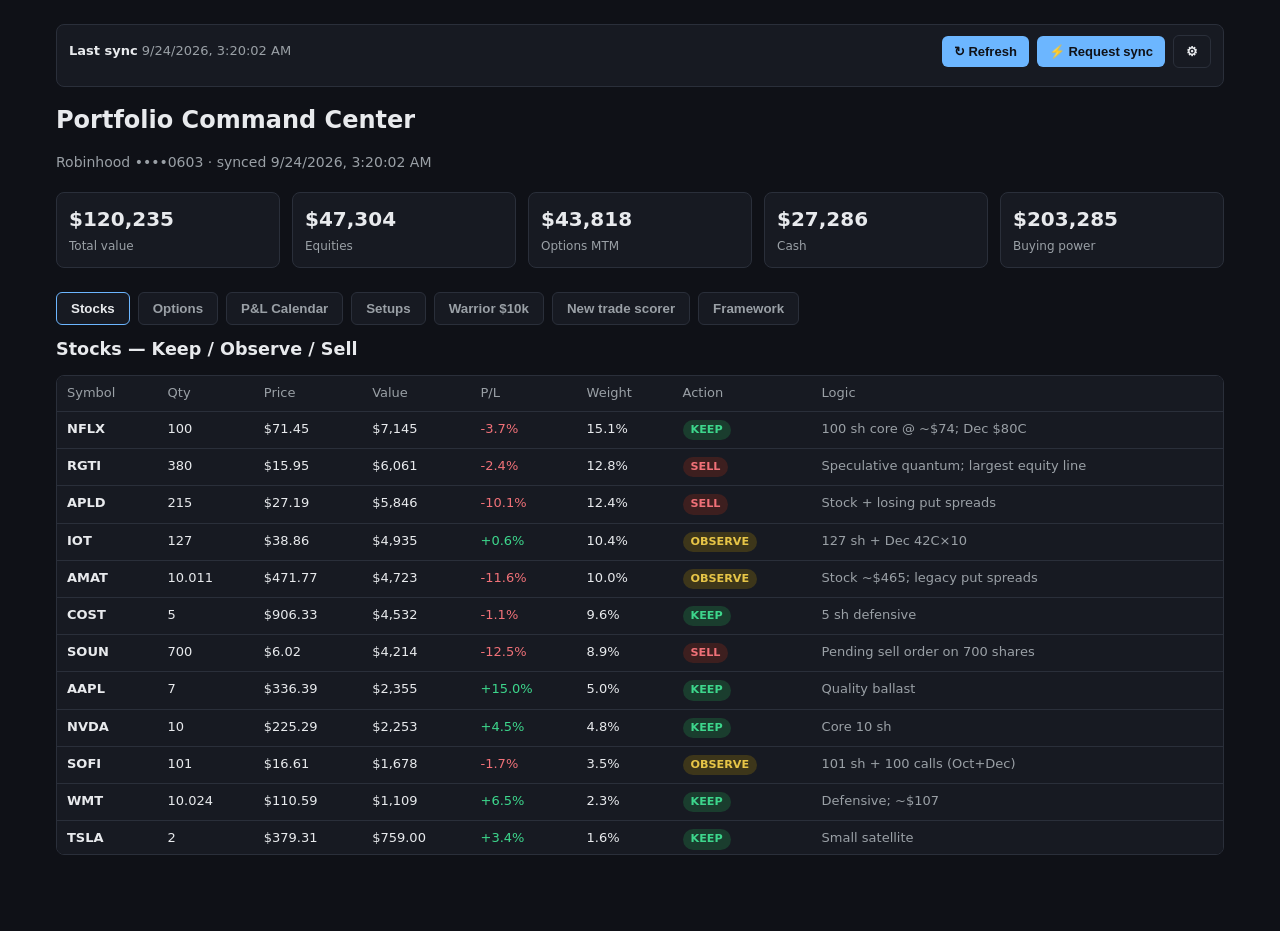
<file: index.html>
<!DOCTYPE html>
<html lang="en">
<head>
  <meta charset="UTF-8" />
  <meta name="viewport" content="width=device-width, initial-scale=1" />
  <title>Portfolio Command Center</title>
  <style>
    :root {
      --bg: #0f1117;
      --surface: #171a22;
      --border: #2a2f3a;
      --text: #e8eaed;
      --muted: #9aa0a6;
      --green: #3dd68c;
      --red: #f07178;
      --yellow: #e7c547;
      --blue: #6cb6ff;
    }
    * { box-sizing: border-box; }
    body {
      margin: 0;
      font-family: system-ui, -apple-system, Segoe UI, sans-serif;
      background: var(--bg);
      color: var(--text);
      line-height: 1.45;
    }
    .wrap { max-width: 1200px; margin: 0 auto; padding: 24px 16px 48px; }
    h1 { font-size: 1.5rem; margin: 0 0 4px; }
    .sub { color: var(--muted); font-size: 0.875rem; margin-bottom: 20px; }
    .grid { display: grid; gap: 12px; grid-template-columns: repeat(auto-fit, minmax(140px, 1fr)); margin-bottom: 24px; }
    .stat { background: var(--surface); border: 1px solid var(--border); border-radius: 8px; padding: 12px; }
    .stat .v { font-size: 1.25rem; font-weight: 600; }
    .stat .l { color: var(--muted); font-size: 0.75rem; margin-top: 4px; }
    section { margin-bottom: 28px; }
    h2 { font-size: 1.1rem; margin: 0 0 12px; }
    table { width: 100%; border-collapse: collapse; font-size: 0.8125rem; }
    th, td { text-align: left; padding: 8px 10px; border-bottom: 1px solid var(--border); vertical-align: top; }
    th { color: var(--muted); font-weight: 500; position: sticky; top: 0; background: var(--surface); }
    .table-wrap { overflow: auto; border: 1px solid var(--border); border-radius: 8px; background: var(--surface); max-height: 480px; }
    .pill { display: inline-block; padding: 2px 8px; border-radius: 999px; font-size: 0.7rem; font-weight: 600; text-transform: uppercase; }
    .Keep { background: #1a3d2e; color: var(--green); }
    .Observe { background: #3d361a; color: var(--yellow); }
    .Sell, .Close { background: #3d1f1f; color: var(--red); }
    .pos { color: var(--green); }
    .neg { color: var(--red); }
    .scorer { background: var(--surface); border: 1px solid var(--border); border-radius: 8px; padding: 16px; }
    .row { display: flex; flex-wrap: wrap; gap: 12px; margin-bottom: 12px; }
    label { display: flex; flex-direction: column; gap: 4px; font-size: 0.75rem; color: var(--muted); min-width: 120px; }
    input, select, textarea {
      background: var(--bg); border: 1px solid var(--border); color: var(--text);
      border-radius: 6px; padding: 8px; font-size: 0.875rem;
    }
    textarea { width: 100%; min-height: 60px; }
    button {
      background: var(--blue); color: #0f1117; border: none; border-radius: 6px;
      padding: 8px 14px; font-weight: 600; cursor: pointer;
    }
    .result { margin-top: 12px; padding: 12px; border-radius: 6px; background: var(--bg); border: 1px solid var(--border); }
    .tabs { display: flex; gap: 8px; margin-bottom: 12px; }
    .tab { background: var(--surface); border: 1px solid var(--border); color: var(--muted); padding: 8px 14px; border-radius: 6px; cursor: pointer; }
    .tab.active { color: var(--text); border-color: var(--blue); }
    .hidden { display: none; }
    .logic { color: var(--muted); max-width: 280px; }
    @media (max-width: 600px) {
      .tabs { overflow-x: auto; flex-wrap: nowrap; padding-bottom: 4px; }
      .tab { flex-shrink: 0; font-size: 0.75rem; padding: 6px 10px; }
    }
  </style>
  <script src="js/paths.js"></script>
  <script src="js/sync-bar.js" defer></script>
</head>
<body>
  <div class="wrap">
    <h1>Portfolio Command Center</h1>
    <p class="sub" id="synced">Loading Robinhood snapshot…</p>

    <div class="grid" id="summary"></div>

    <div class="tabs">
      <button class="tab active" data-tab="stocks">Stocks</button>
      <button class="tab" data-tab="options">Options</button>
      <button class="tab" data-tab="calendar" onclick="location.href='calendar.html'">P&amp;L Calendar</button>
      <button class="tab" data-tab="setups" onclick="location.href='setups.html'">Setups</button>
      <button class="tab" data-tab="warrior" onclick="location.href='warrior_trades.html'">Warrior $10k</button>
      <button class="tab" data-tab="scorer">New trade scorer</button>
      <button class="tab" data-tab="framework">Framework</button>
    </div>

    <section id="panel-stocks">
      <h2>Stocks — Keep / Observe / Sell</h2>
      <div class="table-wrap"><table><thead><tr>
        <th>Symbol</th><th>Qty</th><th>Price</th><th>Value</th><th>P/L</th><th>Weight</th><th>Action</th><th>Logic</th>
      </tr></thead><tbody id="stocks-body"></tbody></table></div>
    </section>

    <section id="panel-options" class="hidden">
      <h2>Options — Keep / Observe / Close</h2>
      <div class="table-wrap"><table><thead><tr>
        <th>Symbol</th><th>Spread</th><th>Exp</th><th>Qty</th><th>DTE</th><th>P/L</th><th>Action</th><th>Logic</th>
      </tr></thead><tbody id="options-body"></tbody></table></div>
    </section>

    <section id="panel-scorer" class="hidden">
      <h2>Score a new idea (1–5 each)</h2>
      <div class="scorer">
        <div class="row">
          <label>Ticker <input id="ticker" placeholder="NVDA" /></label>
          <label>Business quality <input type="number" id="q1" min="1" max="5" value="3" /></label>
          <label>Valuation / entry <input type="number" id="q2" min="1" max="5" value="3" /></label>
          <label>Trend (50-day) <input type="number" id="q3" min="1" max="5" value="3" /></label>
          <label>Portfolio fit <input type="number" id="q4" min="1" max="5" value="3" /></label>
          <label>Exit plan clear <input type="number" id="q5" min="1" max="5" value="3" /></label>
        </div>
        <label>Thesis (1 sentence)<textarea id="thesis" placeholder="I buy because… I'm wrong if…"></textarea></label>
        <button type="button" id="score-btn">Score trade</button>
        <div class="result" id="score-result">≥4.0 = full size · 3.0–3.9 = small · &lt;3.0 = pass</div>
      </div>
    </section>

    <section id="panel-framework" class="hidden">
      <h2>Weekly review checklist</h2>
      <div class="scorer">
        <ol style="margin:0;padding-left:20px;color:var(--muted)">
          <li>Write thesis: “I own because ___; wrong if ___ by ___.”</li>
          <li>Check alignment: stock view + option structure same direction?</li>
          <li>Options: ≥50% max profit + ≤14 DTE → close. Loss ≥50% max → close.</li>
          <li>Stock within 2% of short put strike → observe daily.</li>
          <li>No stack: stock + 2x ETF + spreads on same ticker.</li>
          <li>Single name ≤10–15% of portfolio; theme ≤30%.</li>
        </ol>
      </div>
    </section>
  </div>
  <script>
    const fmt = (n) => n >= 1000 ? '$' + n.toLocaleString(undefined, {maximumFractionDigits: 0}) : '$' + n.toFixed(2);
    const pct = (n) => (n >= 0 ? '+' : '') + n.toFixed(1) + '%';

    function renderPortfolio(data) {
      document.getElementById('synced').textContent =
        'Robinhood ••••0603 · synced ' + new Date(data.synced_at).toLocaleString();

      const a = data.account;
      document.getElementById('summary').innerHTML = [
        ['Total value', fmt(a.total_value)],
        ['Equities', fmt(a.equity_value)],
        ['Options MTM', fmt(a.options_value)],
        ['Cash', fmt(a.cash)],
        ['Buying power', fmt(a.buying_power)],
      ].map(([l,v]) => `<div class="stat"><div class="v">${v}</div><div class="l">${l}</div></div>`).join('');

      document.getElementById('stocks-body').innerHTML = data.stocks.map(s => `
        <tr>
          <td><strong>${s.symbol}</strong></td>
          <td>${s.qty < 1 ? s.qty.toFixed(3) : s.qty.toLocaleString()}</td>
          <td>${fmt(s.price)}</td>
          <td>${fmt(s.value)}</td>
          <td class="${s.pnl_pct >= 0 ? 'pos' : 'neg'}">${pct(s.pnl_pct)}</td>
          <td>${s.weight_pct.toFixed(1)}%</td>
          <td><span class="pill ${s.action}">${s.action}</span></td>
          <td class="logic">${s.logic}</td>
        </tr>`).join('');

      document.getElementById('options-body').innerHTML = data.options.map(o => `
        <tr>
          <td><strong>${o.symbol}</strong></td>
          <td>${o.legs}</td>
          <td>${o.exp}</td>
          <td>${o.qty}</td>
          <td>${o.dte}</td>
          <td class="${o.pnl_pct >= 0 ? 'pos' : 'neg'}">${pct(o.pnl_pct)}</td>
          <td><span class="pill ${o.action}">${o.action}</span></td>
          <td class="logic">${o.logic}</td>
        </tr>`).join('');
    }

    function loadPortfolio() {
      const url = (window.PortfolioSyncBar?.dataUrl('portfolio_snapshot.json') ||
        (window.DashboardPaths?.data || '../data/') + 'portfolio_snapshot.json?t=' + Date.now());
      return fetch(url, { cache: 'no-store' })
        .then(r => r.json())
        .then(renderPortfolio)
        .catch(() => {
          document.getElementById('synced').textContent =
            'Could not load portfolio data — tap Refresh or check connection';
        });
    }

    loadPortfolio();
    window.addEventListener('portfolio:refresh', loadPortfolio);

    document.querySelectorAll('.tab').forEach(btn => {
      btn.addEventListener('click', () => {
        document.querySelectorAll('.tab').forEach(b => b.classList.remove('active'));
        btn.classList.add('active');
        ['stocks','options','scorer','framework'].forEach(id => {
          document.getElementById('panel-' + id).classList.toggle('hidden', id !== btn.dataset.tab);
        });
      });
    });

    document.getElementById('score-btn').addEventListener('click', () => {
      const w = [0.25, 0.25, 0.2, 0.2, 0.1];
      const scores = [1,2,3,4,5].map((_, i) => Math.min(5, Math.max(1, +document.getElementById('q' + (i+1)).value)));
      const avg = scores.reduce((a, s, i) => a + s * w[i], 0);
      const ticker = document.getElementById('ticker').value || '—';
      let verdict = avg >= 4 ? 'FULL SIZE (within 10% cap)' : avg >= 3 ? 'SMALL / watchlist only' : 'PASS — do not trade';
      document.getElementById('score-result').innerHTML =
        `<strong>${ticker}</strong> score: <strong>${avg.toFixed(2)}</strong> / 5 → ${verdict}` +
        (document.getElementById('thesis').value ? `<br><span style="color:var(--muted)">Thesis: ${document.getElementById('thesis').value}</span>` : '');
    });
  </script>
</body>
</html>
</file>
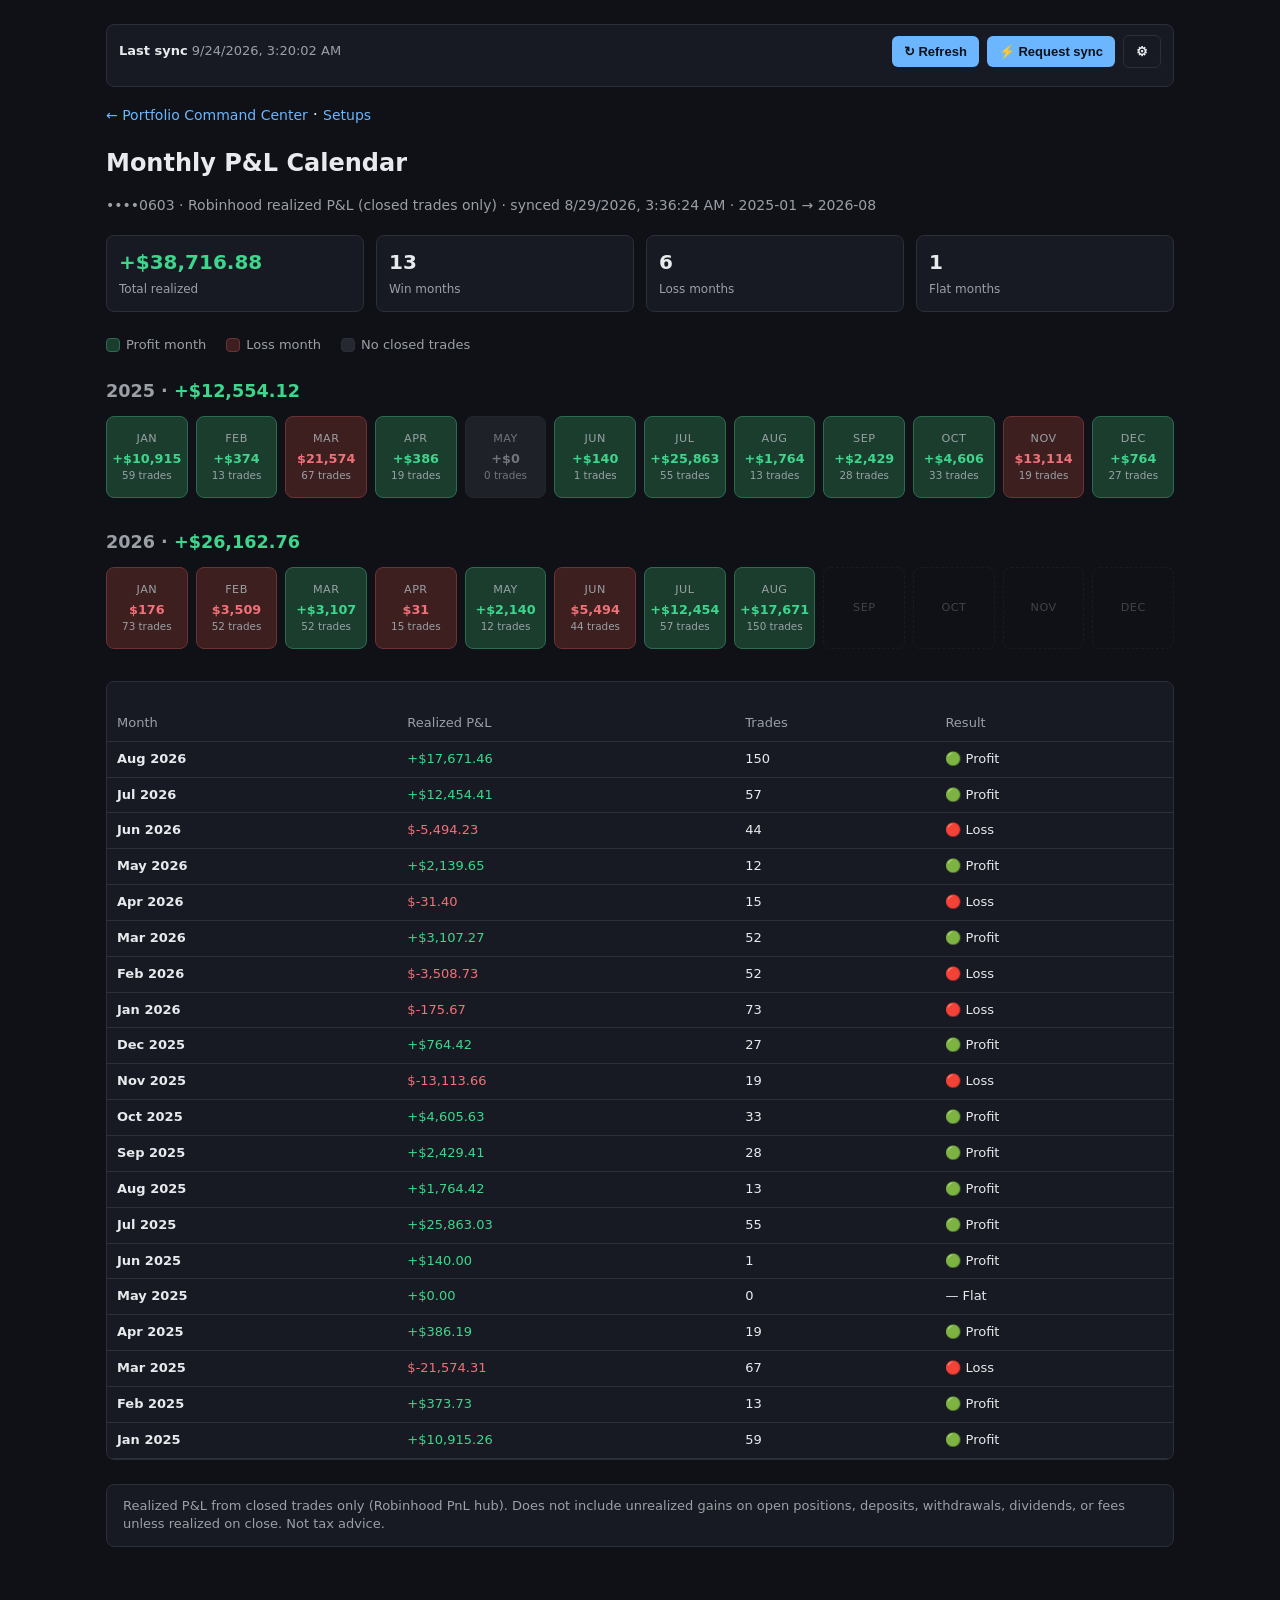
<file: calendar.html>
<!DOCTYPE html>
<html lang="en">
<head>
  <meta charset="UTF-8" />
  <meta name="viewport" content="width=device-width, initial-scale=1" />
  <title>P&L Calendar — Portfolio Command Center</title>
  <style>
    :root {
      --bg: #0f1117;
      --surface: #171a22;
      --border: #2a2f3a;
      --text: #e8eaed;
      --muted: #9aa0a6;
      --green: #3dd68c;
      --green-bg: #1a3d2e;
      --red: #f07178;
      --red-bg: #3d1f1f;
      --flat-bg: #252830;
      --blue: #6cb6ff;
    }
    * { box-sizing: border-box; }
    body {
      margin: 0;
      font-family: system-ui, -apple-system, Segoe UI, sans-serif;
      background: var(--bg);
      color: var(--text);
      line-height: 1.45;
    }
    .wrap { max-width: 1100px; margin: 0 auto; padding: 24px 16px 48px; }
    h1 { font-size: 1.5rem; margin: 0 0 4px; }
    .sub { color: var(--muted); font-size: 0.875rem; margin-bottom: 20px; }
    .nav { margin-bottom: 20px; }
    .nav a { color: var(--blue); text-decoration: none; font-size: 0.875rem; }
    .nav a:hover { text-decoration: underline; }
    .grid-stats {
      display: grid;
      gap: 12px;
      grid-template-columns: repeat(auto-fit, minmax(140px, 1fr));
      margin-bottom: 24px;
    }
    .stat {
      background: var(--surface);
      border: 1px solid var(--border);
      border-radius: 8px;
      padding: 12px;
    }
    .stat .v { font-size: 1.25rem; font-weight: 600; }
    .stat .l { color: var(--muted); font-size: 0.75rem; margin-top: 4px; }
    .pos { color: var(--green); }
    .neg { color: var(--red); }
    .year-block { margin-bottom: 32px; }
    .year-block h2 { font-size: 1.1rem; margin: 0 0 12px; color: var(--muted); }
    .month-grid {
      display: grid;
      grid-template-columns: repeat(12, 1fr);
      gap: 8px;
    }
    @media (max-width: 900px) {
      .month-grid { grid-template-columns: repeat(6, 1fr); }
    }
    @media (max-width: 480px) {
      .month-grid { grid-template-columns: repeat(4, 1fr); }
    }
    .month-cell {
      aspect-ratio: 1;
      border-radius: 8px;
      border: 1px solid var(--border);
      display: flex;
      flex-direction: column;
      align-items: center;
      justify-content: center;
      padding: 8px 4px;
      cursor: default;
      transition: transform 0.1s, box-shadow 0.1s;
      min-height: 72px;
    }
    .month-cell:hover {
      transform: translateY(-2px);
      box-shadow: 0 4px 12px rgba(0,0,0,0.35);
    }
    .month-cell.profit { background: var(--green-bg); border-color: #2d6b4f; }
    .month-cell.loss { background: var(--red-bg); border-color: #6b3333; }
    .month-cell.flat { background: var(--flat-bg); opacity: 0.7; }
    .month-cell.future { background: transparent; border-style: dashed; opacity: 0.35; }
    .month-cell .name { font-size: 0.7rem; color: var(--muted); text-transform: uppercase; letter-spacing: 0.04em; }
    .month-cell .amt { font-size: 0.8rem; font-weight: 600; margin-top: 4px; text-align: center; line-height: 1.2; }
    .month-cell.profit .amt { color: var(--green); }
    .month-cell.loss .amt { color: var(--red); }
    .month-cell.flat .amt { color: var(--muted); }
    .month-cell .trades { font-size: 0.65rem; color: var(--muted); margin-top: 2px; }
    .legend {
      display: flex;
      gap: 20px;
      flex-wrap: wrap;
      margin-bottom: 24px;
      font-size: 0.8125rem;
      color: var(--muted);
    }
    .legend span { display: flex; align-items: center; gap: 6px; }
    .dot { width: 14px; height: 14px; border-radius: 4px; border: 1px solid var(--border); }
    .dot.profit { background: var(--green-bg); border-color: #2d6b4f; }
    .dot.loss { background: var(--red-bg); border-color: #6b3333; }
    .dot.flat { background: var(--flat-bg); }
    .note {
      background: var(--surface);
      border: 1px solid var(--border);
      border-radius: 8px;
      padding: 12px 16px;
      font-size: 0.8125rem;
      color: var(--muted);
      margin-top: 24px;
    }
    table { width: 100%; border-collapse: collapse; font-size: 0.8125rem; margin-top: 24px; }
    th, td { text-align: left; padding: 8px 10px; border-bottom: 1px solid var(--border); }
    th { color: var(--muted); font-weight: 500; }
    .table-wrap { overflow: auto; border: 1px solid var(--border); border-radius: 8px; background: var(--surface); }
  </style>
  <script src="js/paths.js"></script>
  <script src="js/sync-bar.js" defer></script>
</head>
<body>
  <div class="wrap">
    <div class="nav"><a href="index.html">← Portfolio Command Center</a> · <a href="setups.html">Setups</a></div>
    <h1>Monthly P&amp;L Calendar</h1>
    <p class="sub" id="synced">Loading…</p>

    <div class="grid-stats" id="summary"></div>

    <div class="legend">
      <span><i class="dot profit"></i> Profit month</span>
      <span><i class="dot loss"></i> Loss month</span>
      <span><i class="dot flat"></i> No closed trades</span>
    </div>

    <div id="years"></div>

    <div class="table-wrap">
      <table>
        <thead>
          <tr><th>Month</th><th>Realized P&amp;L</th><th>Trades</th><th>Result</th></tr>
        </thead>
        <tbody id="table-body"></tbody>
      </table>
    </div>

    <p class="note" id="disclaimer"></p>
  </div>
  <script>
    const fmt = (n) => {
      const sign = n >= 0 ? '+' : '';
      const abs = Math.abs(n);
      if (abs >= 1000) return sign + '$' + abs.toLocaleString(undefined, { maximumFractionDigits: 0 });
      return sign + '$' + abs.toFixed(0);
    };
    const fmtFull = (n) => (n >= 0 ? '+' : '') + '$' + n.toLocaleString(undefined, { minimumFractionDigits: 2, maximumFractionDigits: 2 });
    const MONTH_NAMES = ['Jan','Feb','Mar','Apr','May','Jun','Jul','Aug','Sep','Oct','Nov','Dec'];

    function renderCalendar(data) {
        document.getElementById('synced').textContent =
          `${data.account_masked} · ${data.source} · synced ${new Date(data.synced_at).toLocaleString()} · ${data.start} → ${data.end}`;

        document.getElementById('summary').innerHTML = [
          ['Total realized', fmtFull(data.total_realized), data.total_realized >= 0 ? 'pos' : 'neg'],
          ['Win months', data.win_months, ''],
          ['Loss months', data.loss_months, ''],
          ['Flat months', data.flat_months, ''],
        ].map(([l, v, cls]) =>
          `<div class="stat"><div class="v ${cls}">${v}</div><div class="l">${l}</div></div>`
        ).join('');

        document.getElementById('disclaimer').textContent =
          'Realized P&L from closed trades only (Robinhood PnL hub). Does not include unrealized gains on open positions, deposits, withdrawals, dividends, or fees unless realized on close. Not tax advice.';

        const byYear = {};
        data.months.forEach(m => {
          (byYear[m.year] ||= []).push(m);
        });

        document.getElementById('years').innerHTML = Object.keys(byYear).sort().map(year => {
          const cells = [];
          for (let mo = 1; mo <= 12; mo++) {
            const m = byYear[year].find(x => x.month === mo);
            if (m) {
              cells.push(`
                <div class="month-cell ${m.result}" title="${m.label}: ${fmtFull(m.realized_gain)} (${m.trades} trades)">
                  <div class="name">${MONTH_NAMES[mo - 1]}</div>
                  <div class="amt">${fmt(m.realized_gain)}</div>
                  <div class="trades">${m.trades} trades</div>
                </div>`);
            } else {
              cells.push(`<div class="month-cell future"><div class="name">${MONTH_NAMES[mo - 1]}</div></div>`);
            }
          }
          const yearTotal = byYear[year].reduce((s, m) => s + m.realized_gain, 0);
          const yearCls = yearTotal >= 0 ? 'pos' : 'neg';
          return `
            <div class="year-block">
              <h2>${year} · <span class="${yearCls}">${fmtFull(yearTotal)}</span></h2>
              <div class="month-grid">${cells.join('')}</div>
            </div>`;
        }).join('');

        document.getElementById('table-body').innerHTML = [...data.months].reverse().map(m => `
          <tr>
            <td><strong>${m.label}</strong></td>
            <td class="${m.realized_gain >= 0 ? 'pos' : 'neg'}">${fmtFull(m.realized_gain)}</td>
            <td>${m.trades}</td>
            <td>${m.result === 'profit' ? '🟢 Profit' : m.result === 'loss' ? '🔴 Loss' : '— Flat'}</td>
          </tr>`).join('');
    }

    function loadCalendar() {
      fetch((window.DashboardPaths?.data || '../data/') + 'pnl_calendar.json?t=' + Date.now(), { cache: 'no-store' })
        .then(r => r.json())
        .then(renderCalendar)
        .catch(() => {
          document.getElementById('synced').textContent =
            'Could not load P&L calendar — tap Refresh or check connection';
        });
    }

    loadCalendar();
    window.addEventListener('portfolio:refresh', loadCalendar);
  </script>
</body>
</html>
</file>
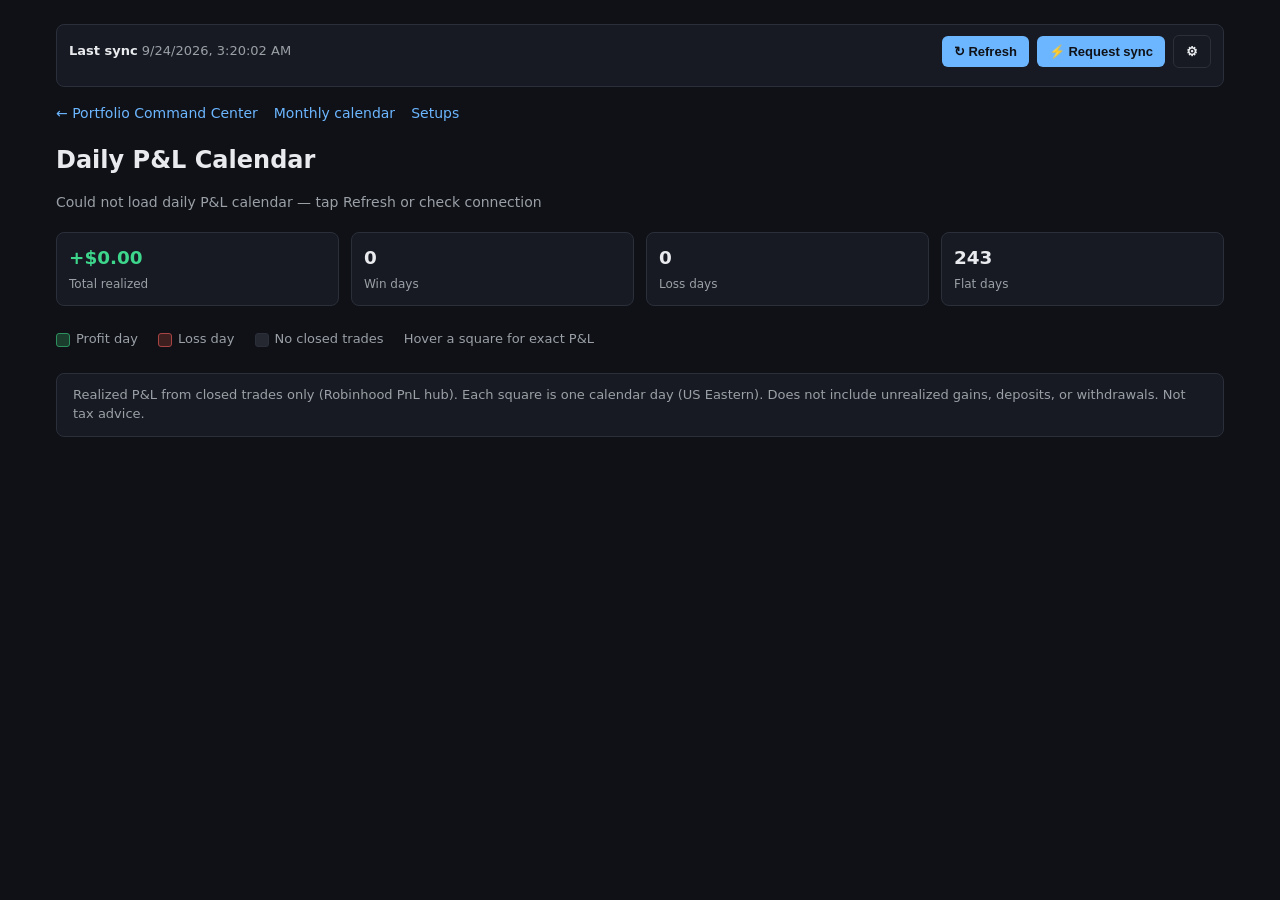
<file: calendar_daily.html>
<!DOCTYPE html>
<html lang="en">
<head>
  <meta charset="UTF-8" />
  <meta name="viewport" content="width=device-width, initial-scale=1" />
  <title>Daily P&L Calendar — Portfolio Command Center</title>
  <style>
    :root {
      --bg: #0f1117;
      --surface: #171a22;
      --border: #2a2f3a;
      --text: #e8eaed;
      --muted: #9aa0a6;
      --green: #3dd68c;
      --green-bg: #1a3d2e;
      --green-strong: #2d8f5e;
      --red: #f07178;
      --red-bg: #3d1f1f;
      --red-strong: #a94444;
      --flat-bg: #252830;
      --none-bg: #1a1d24;
      --blue: #6cb6ff;
    }
    * { box-sizing: border-box; }
    body {
      margin: 0;
      font-family: system-ui, -apple-system, Segoe UI, sans-serif;
      background: var(--bg);
      color: var(--text);
      line-height: 1.45;
    }
    .wrap { max-width: 1200px; margin: 0 auto; padding: 24px 16px 48px; }
    h1 { font-size: 1.5rem; margin: 0 0 4px; }
    .sub { color: var(--muted); font-size: 0.875rem; margin-bottom: 20px; }
    .nav { margin-bottom: 20px; display: flex; gap: 16px; flex-wrap: wrap; }
    .nav a { color: var(--blue); text-decoration: none; font-size: 0.875rem; }
    .nav a:hover { text-decoration: underline; }
    .grid-stats {
      display: grid;
      gap: 12px;
      grid-template-columns: repeat(auto-fit, minmax(130px, 1fr));
      margin-bottom: 24px;
    }
    .stat {
      background: var(--surface);
      border: 1px solid var(--border);
      border-radius: 8px;
      padding: 12px;
    }
    .stat .v { font-size: 1.15rem; font-weight: 600; }
    .stat .l { color: var(--muted); font-size: 0.75rem; margin-top: 4px; }
    .pos { color: var(--green); }
    .neg { color: var(--red); }
    .legend {
      display: flex;
      gap: 20px;
      flex-wrap: wrap;
      margin-bottom: 24px;
      font-size: 0.8125rem;
      color: var(--muted);
    }
    .legend span { display: flex; align-items: center; gap: 6px; }
    .sq { width: 14px; height: 14px; border-radius: 3px; border: 1px solid var(--border); }
    .sq.profit { background: var(--green-bg); border-color: var(--green-strong); }
    .sq.loss { background: var(--red-bg); border-color: var(--red-strong); }
    .sq.flat { background: var(--flat-bg); }
    .month-block { margin-bottom: 28px; }
    .month-head {
      display: flex;
      align-items: baseline;
      gap: 12px;
      margin-bottom: 10px;
    }
    .month-head h2 { font-size: 1rem; margin: 0; color: var(--muted); font-weight: 500; }
    .month-head .total { font-size: 0.9rem; font-weight: 600; }
    .cal {
      display: grid;
      grid-template-columns: repeat(7, minmax(0, 1fr));
      gap: 4px;
      max-width: 420px;
    }
    .dow {
      font-size: 0.65rem;
      color: var(--muted);
      text-align: center;
      padding-bottom: 2px;
    }
    .day {
      aspect-ratio: 1;
      border-radius: 4px;
      border: 1px solid transparent;
      background: var(--none-bg);
      cursor: default;
      min-height: 28px;
      transition: transform 0.08s, box-shadow 0.08s;
    }
    .day.blank { visibility: hidden; }
    .day.profit { background: var(--green-bg); border-color: var(--green-strong); }
    .day.loss { background: var(--red-bg); border-color: var(--red-strong); }
    .day.flat { background: var(--flat-bg); border-color: var(--border); opacity: 0.55; }
    .day.future { background: transparent; border: 1px dashed var(--border); opacity: 0.25; }
    .day:hover:not(.blank):not(.future) {
      transform: scale(1.15);
      z-index: 2;
      box-shadow: 0 2px 8px rgba(0,0,0,0.45);
    }
    .tooltip {
      position: fixed;
      pointer-events: none;
      background: #22262f;
      border: 1px solid var(--border);
      border-radius: 6px;
      padding: 8px 10px;
      font-size: 0.8125rem;
      line-height: 1.35;
      z-index: 100;
      display: none;
      max-width: 220px;
      box-shadow: 0 6px 20px rgba(0,0,0,0.45);
    }
    .tooltip .date { color: var(--muted); font-size: 0.75rem; }
    .tooltip .amt { font-weight: 600; margin-top: 2px; }
    .note {
      background: var(--surface);
      border: 1px solid var(--border);
      border-radius: 8px;
      padding: 12px 16px;
      font-size: 0.8125rem;
      color: var(--muted);
      margin-top: 24px;
    }
    @media (max-width: 480px) {
      .cal { max-width: 100%; gap: 3px; }
      .day { min-height: 22px; }
    }
  </style>
  <script src="js/paths.js"></script>
  <script src="js/sync-bar.js" defer></script>
</head>
<body>
  <div class="wrap">
    <div class="nav">
      <a href="index.html">← Portfolio Command Center</a>
      <a href="calendar.html">Monthly calendar</a>
      <a href="setups.html">Setups</a>
    </div>
    <h1>Daily P&amp;L Calendar</h1>
    <p class="sub" id="synced">Loading…</p>

    <div class="grid-stats" id="summary"></div>

    <div class="legend">
      <span><i class="sq profit"></i> Profit day</span>
      <span><i class="sq loss"></i> Loss day</span>
      <span><i class="sq flat"></i> No closed trades</span>
      <span>Hover a square for exact P&amp;L</span>
    </div>

    <div id="months"></div>
    <p class="note" id="disclaimer"></p>
  </div>

  <div class="tooltip" id="tooltip">
    <div class="date" id="tip-date"></div>
    <div class="amt" id="tip-amt"></div>
    <div id="tip-trades"></div>
  </div>

  <script>
    const fmtFull = (n) =>
      (n >= 0 ? '+' : '') +
      '$' + n.toLocaleString(undefined, { minimumFractionDigits: 2, maximumFractionDigits: 2 });
    const DOW = ['Sun', 'Mon', 'Tue', 'Wed', 'Thu', 'Fri', 'Sat'];
    const MONTH_NAMES = ['January','February','March','April','May','June','July','August','September','October','November','December'];
    const tip = document.getElementById('tooltip');

    function showTip(e, label, pnl, trades, result) {
      document.getElementById('tip-date').textContent = label;
      const amt = document.getElementById('tip-amt');
      amt.textContent = fmtFull(pnl);
      amt.className = 'amt ' + (pnl > 0 ? 'pos' : pnl < 0 ? 'neg' : '');
      document.getElementById('tip-trades').textContent =
        result === 'flat' ? 'No closed trades' : `${trades} closed trade${trades === 1 ? '' : 's'}`;
      tip.style.display = 'block';
      moveTip(e);
    }
    function moveTip(e) {
      tip.style.left = Math.min(e.clientX + 12, window.innerWidth - tip.offsetWidth - 8) + 'px';
      tip.style.top = Math.min(e.clientY + 12, window.innerHeight - tip.offsetHeight - 8) + 'px';
    }
    function hideTip() { tip.style.display = 'none'; }

    function renderDailyCalendar(data) {
        document.getElementById('synced').textContent =
          `${data.account_masked} · ${data.source} · ${data.timezone} · synced ${new Date(data.synced_at).toLocaleString()} · ${data.start} → ${data.end}`;

        document.getElementById('summary').innerHTML = [
          ['Total realized', fmtFull(data.total_realized), data.total_realized >= 0 ? 'pos' : 'neg'],
          ['Win days', data.win_days, ''],
          ['Loss days', data.loss_days, ''],
          ['Flat days', data.flat_days, ''],
        ].map(([l, v, cls]) =>
          `<div class="stat"><div class="v ${cls}">${v}</div><div class="l">${l}</div></div>`
        ).join('');

        document.getElementById('disclaimer').textContent =
          'Realized P&L from closed trades only (Robinhood PnL hub). Each square is one calendar day (US Eastern). Does not include unrealized gains, deposits, or withdrawals. Not tax advice.';

        const byDate = Object.fromEntries(data.days.map(d => [d.date, d]));
        const start = new Date(data.start + 'T12:00:00');
        const end = new Date(data.end + 'T12:00:00');
        const today = new Date();
        today.setHours(12, 0, 0, 0);

        const monthsEl = document.getElementById('months');
        monthsEl.innerHTML = '';
        let y = start.getFullYear(), m = start.getMonth();
        const endY = end.getFullYear(), endM = end.getMonth();

        while (y < endY || (y === endY && m <= endM)) {
          const monthTotal = data.days
            .filter(d => {
              const dt = new Date(d.date + 'T12:00:00');
              return dt.getFullYear() === y && dt.getMonth() === m;
            })
            .reduce((s, d) => s + d.realized_gain, 0);
          const cls = monthTotal >= 0 ? 'pos' : 'neg';

          const first = new Date(y, m, 1);
          const last = new Date(y, m + 1, 0);
          const cells = DOW.map(d => `<div class="dow">${d.slice(0, 1)}</div>`).join('');

          for (let i = 0; i < first.getDay(); i++) {
            cells += '<div class="day blank"></div>';
          }

          for (let day = 1; day <= last.getDate(); day++) {
            const iso = `${y}-${String(m + 1).padStart(2, '0')}-${String(day).padStart(2, '0')}`;
            const dt = new Date(y, m, day);
            dt.setHours(12, 0, 0, 0);
            if (dt > end) {
              cells += '<div class="day future"></div>';
              continue;
            }
            const info = byDate[iso];
            if (!info) {
              cells += '<div class="day flat"></div>';
              continue;
            }
            cells += `<div class="day ${info.result}" data-label="${info.label}" data-pnl="${info.realized_gain}" data-trades="${info.trades}" data-result="${info.result}"></div>`;
          }

          monthsEl.innerHTML += `
            <div class="month-block">
              <div class="month-head">
                <h2>${MONTH_NAMES[m]} ${y}</h2>
                <span class="total ${cls}">${fmtFull(monthTotal)}</span>
              </div>
              <div class="cal">${cells}</div>
            </div>`;

          m++;
          if (m > 11) { m = 0; y++; }
        }

        document.querySelectorAll('.day[data-pnl]').forEach(el => {
          el.addEventListener('mouseenter', (e) =>
            showTip(e, el.dataset.label, +el.dataset.pnl, +el.dataset.trades, el.dataset.result));
          el.addEventListener('mousemove', moveTip);
          el.addEventListener('mouseleave', hideTip);
        });
    }

    function loadDailyCalendar() {
      fetch((window.DashboardPaths?.data || '../data/') + 'pnl_daily_calendar.json?t=' + Date.now(), { cache: 'no-store' })
        .then(r => r.json())
        .then(renderDailyCalendar)
        .catch(() => {
          document.getElementById('synced').textContent =
            'Could not load daily P&L calendar — tap Refresh or check connection';
        });
    }

    loadDailyCalendar();
    window.addEventListener('portfolio:refresh', loadDailyCalendar);
  </script>
</body>
</html>
</file>
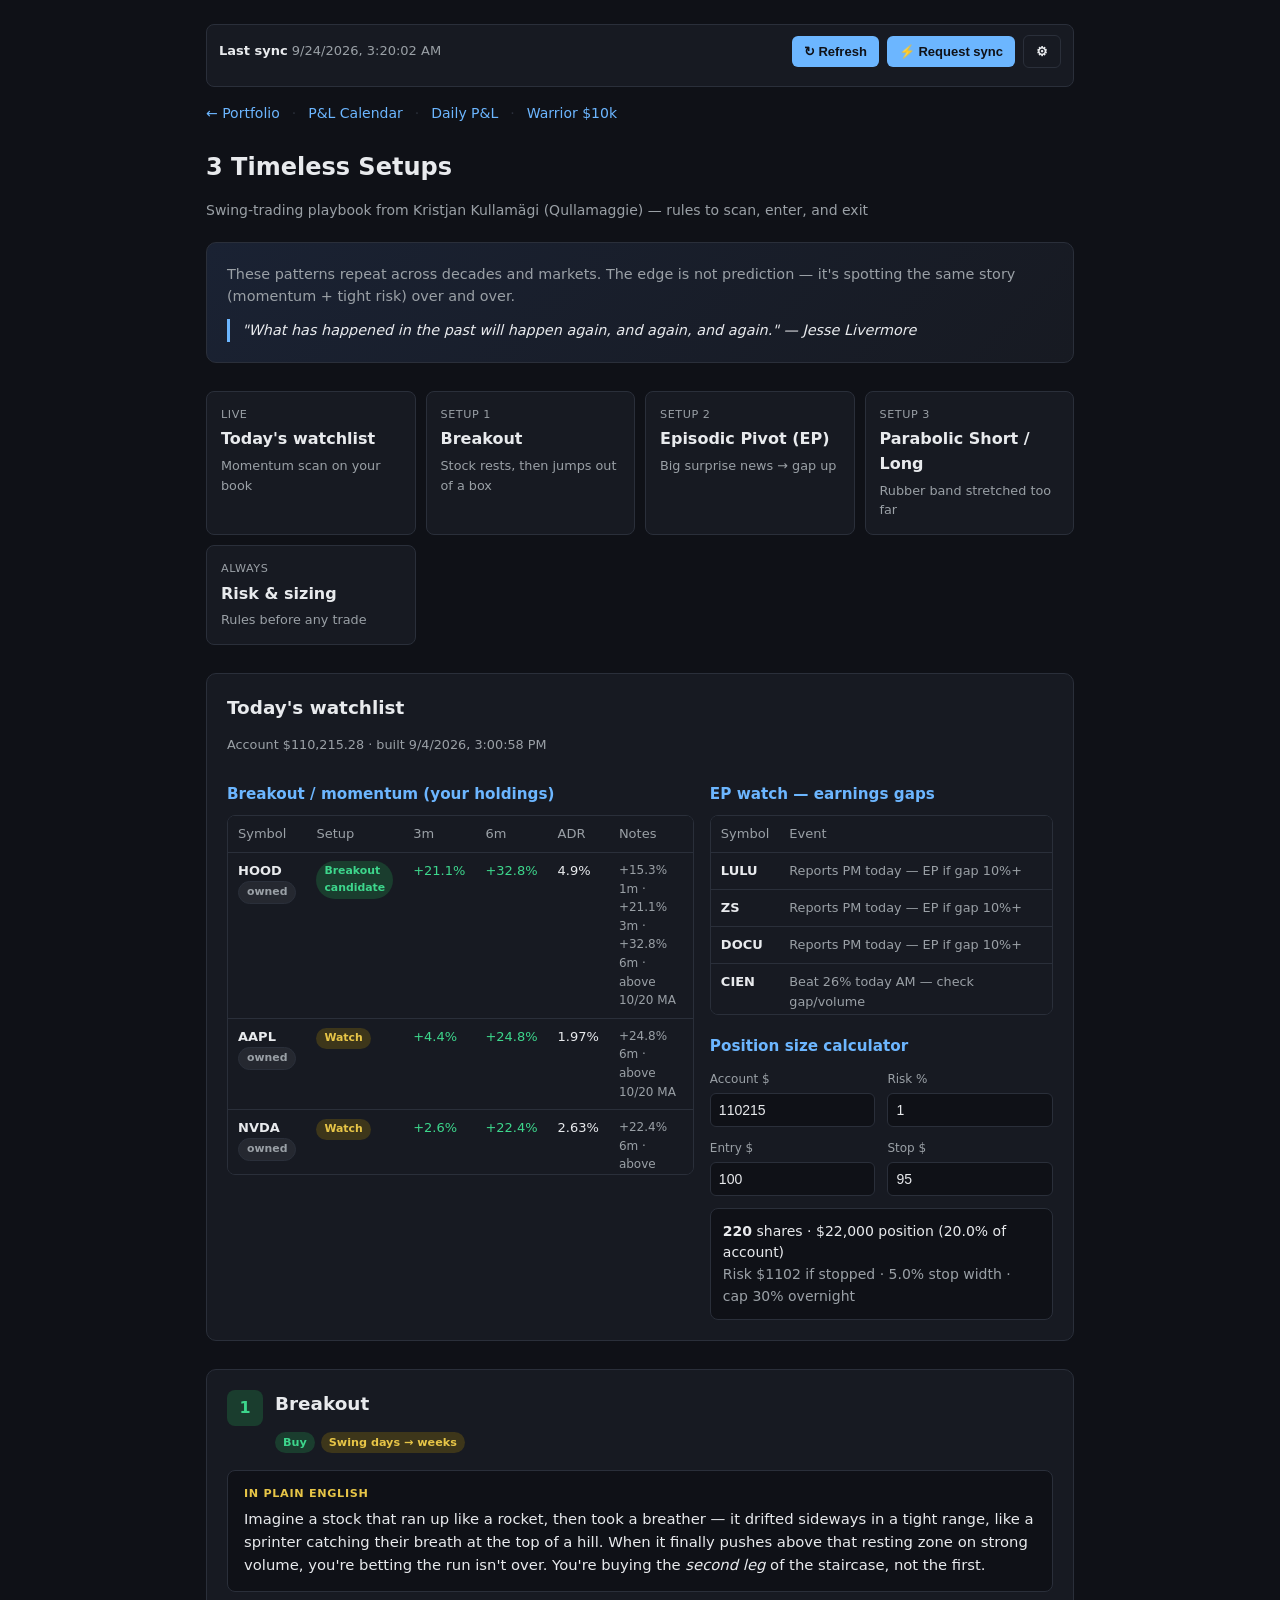
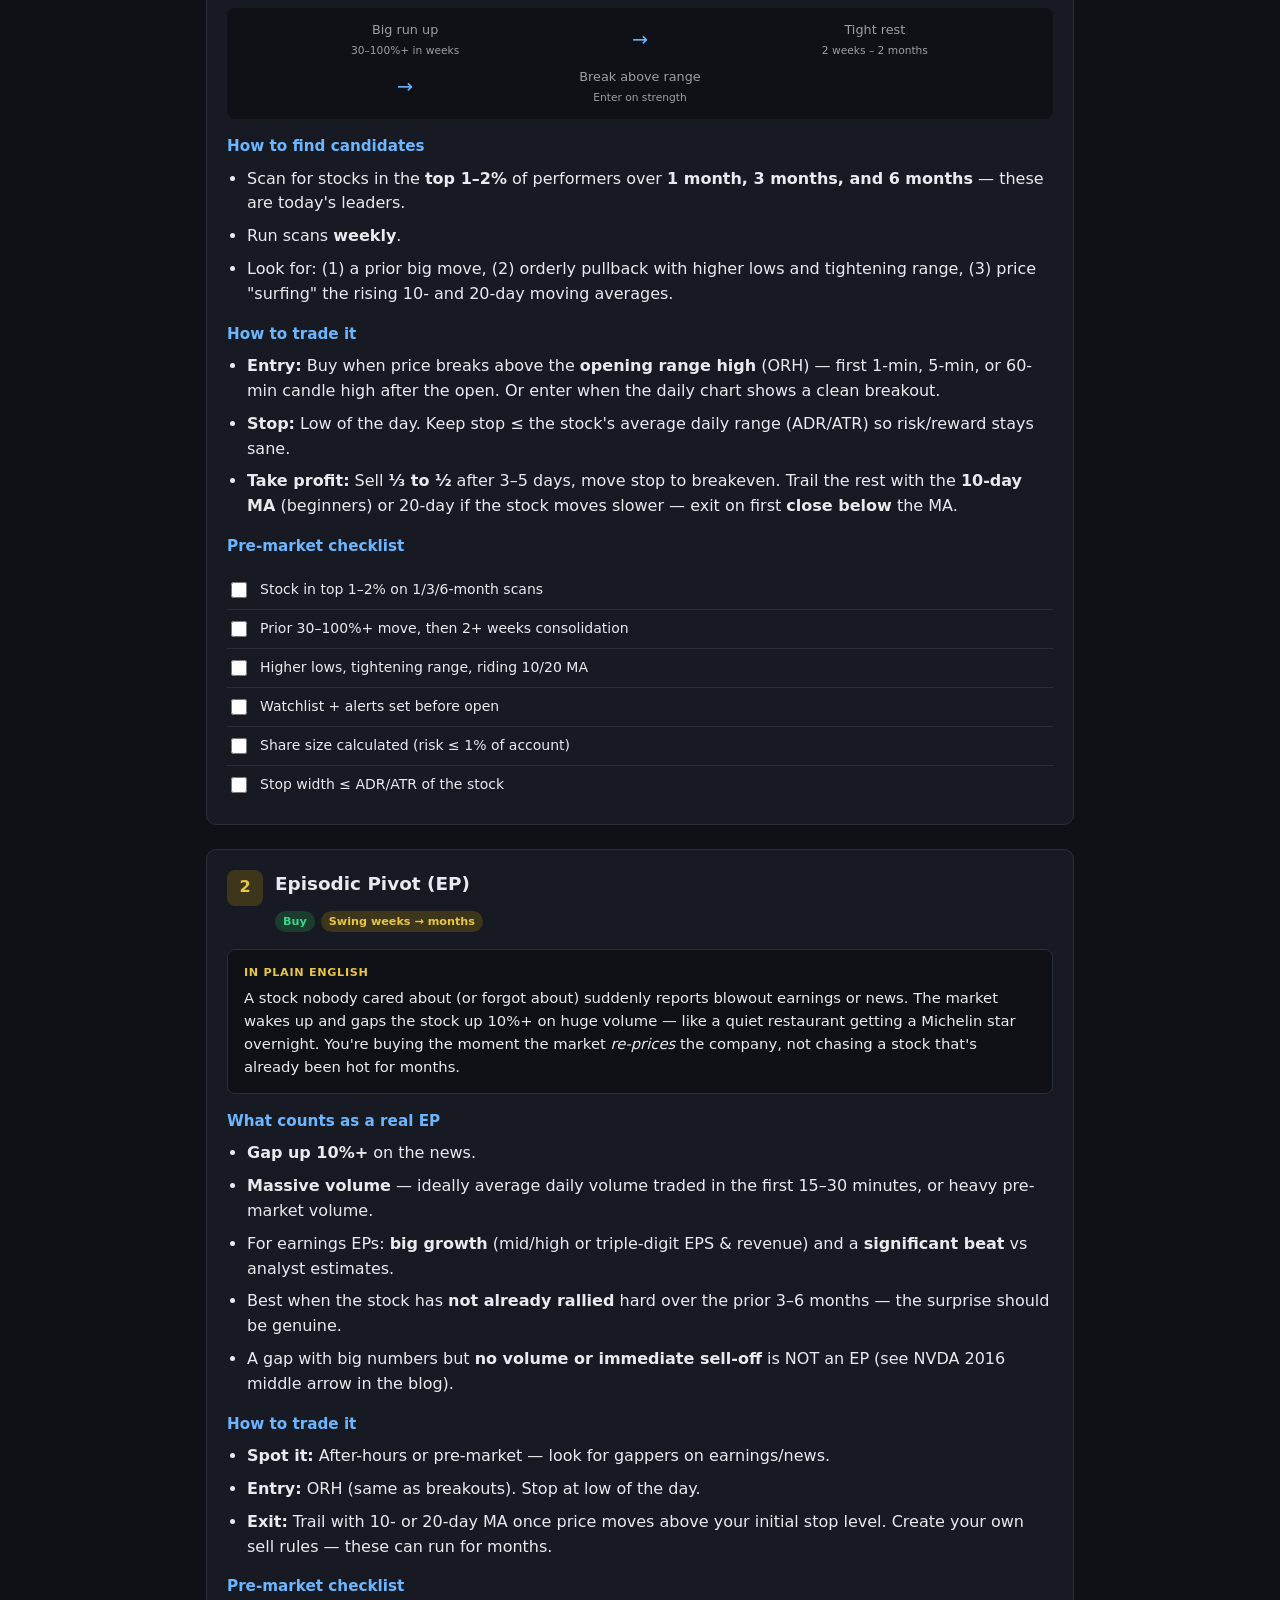
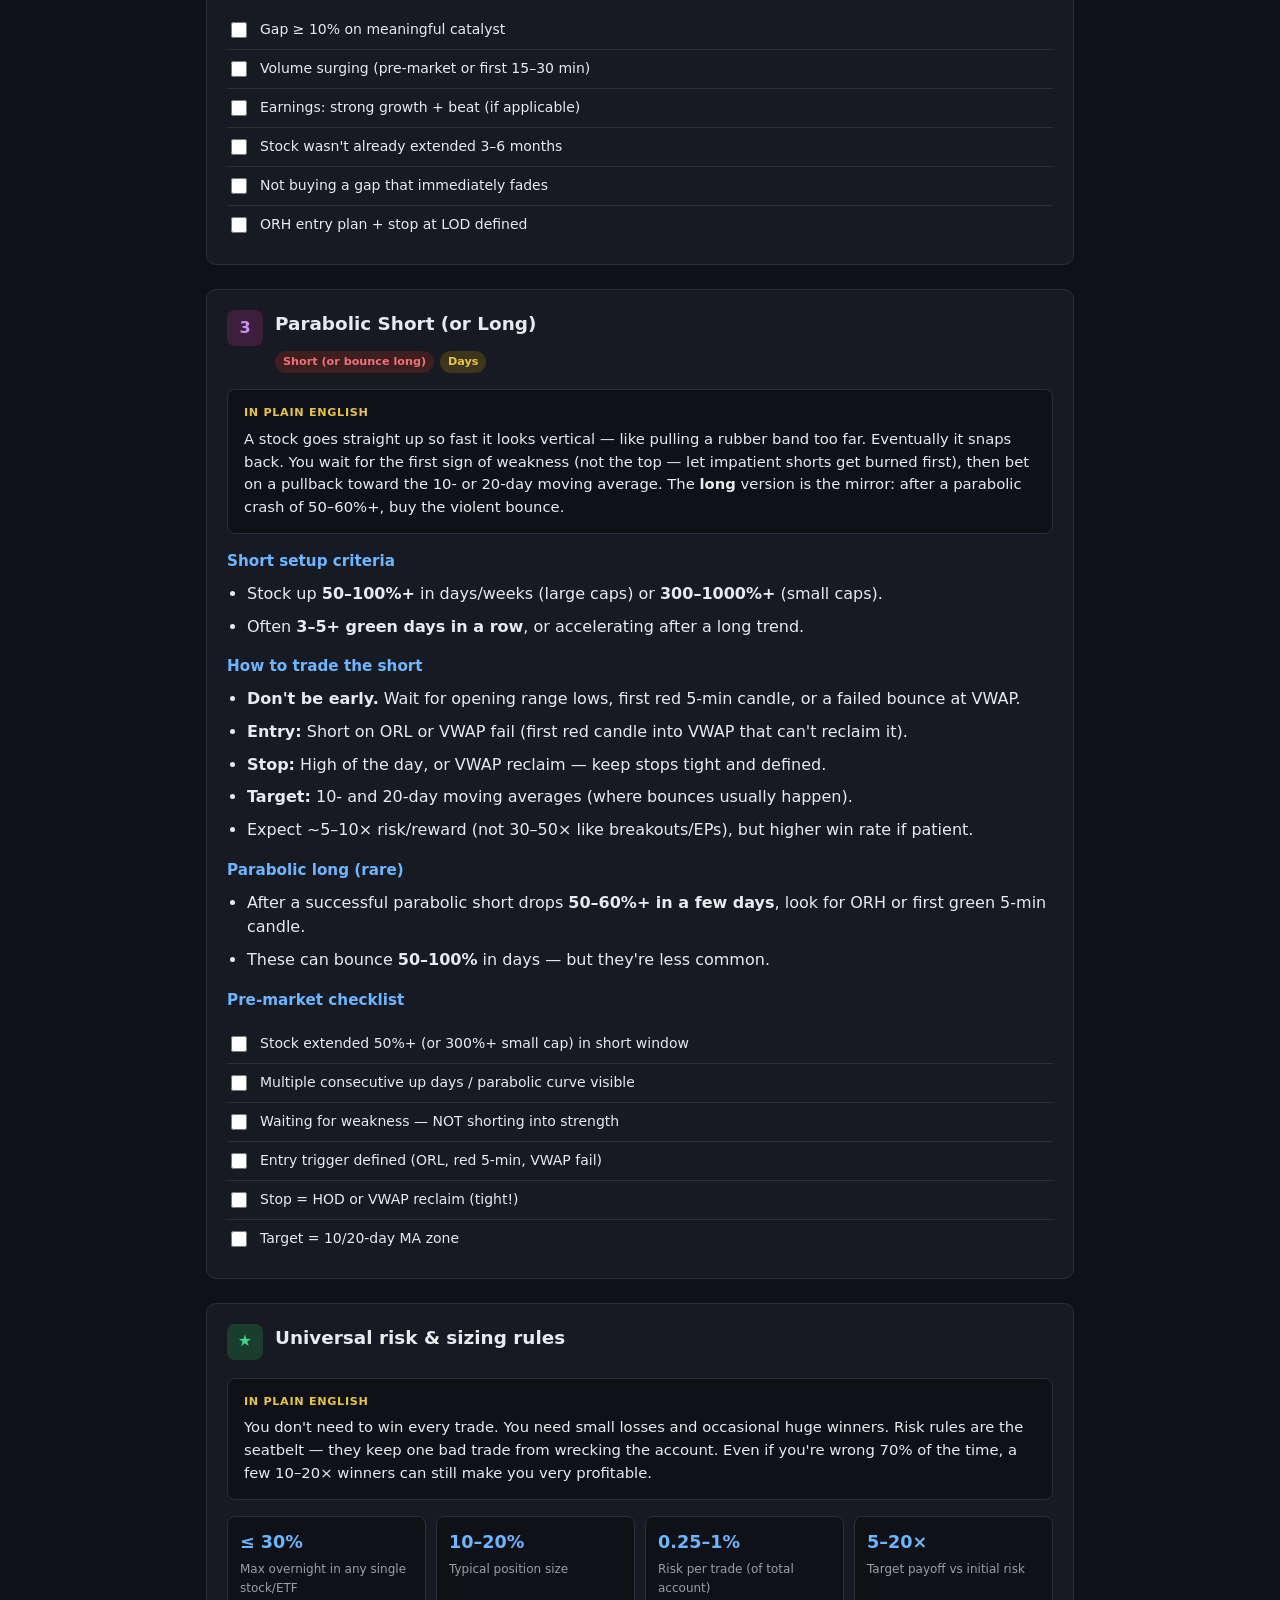
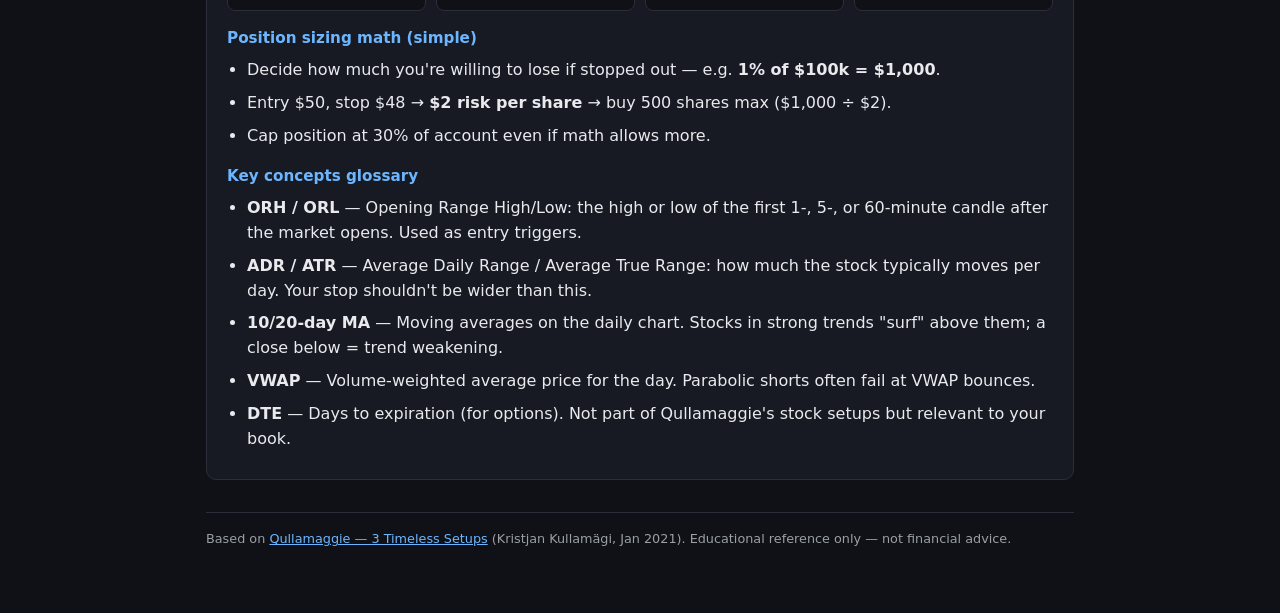
<file: setups.html>
<!DOCTYPE html>
<html lang="en">
<head>
  <meta charset="UTF-8" />
  <meta name="viewport" content="width=device-width, initial-scale=1" />
  <title>Trading Setups — Qullamaggie Framework</title>
  <style>
    :root {
      --bg: #0f1117;
      --surface: #171a22;
      --border: #2a2f3a;
      --text: #e8eaed;
      --muted: #9aa0a6;
      --green: #3dd68c;
      --red: #f07178;
      --yellow: #e7c547;
      --blue: #6cb6ff;
      --purple: #c792ea;
    }
    * { box-sizing: border-box; }
    body {
      margin: 0;
      font-family: system-ui, -apple-system, Segoe UI, sans-serif;
      background: var(--bg);
      color: var(--text);
      line-height: 1.55;
    }
    .wrap { max-width: 900px; margin: 0 auto; padding: 24px 16px 64px; }
    h1 { font-size: 1.5rem; margin: 0 0 4px; }
    h2 { font-size: 1.15rem; margin: 0 0 10px; }
    h3 { font-size: 0.95rem; margin: 16px 0 8px; color: var(--blue); }
    .sub { color: var(--muted); font-size: 0.875rem; margin-bottom: 20px; }
    .nav { display: flex; flex-wrap: wrap; gap: 12px; margin-bottom: 24px; font-size: 0.875rem; }
    .nav a { color: var(--blue); text-decoration: none; }
    .nav a:hover { text-decoration: underline; }
    .nav .sep { color: var(--border); }

    .hero {
      background: linear-gradient(135deg, #1a2233 0%, var(--surface) 100%);
      border: 1px solid var(--border);
      border-radius: 10px;
      padding: 20px;
      margin-bottom: 28px;
    }
    .hero p { margin: 0; color: var(--muted); font-size: 0.9rem; }
    .hero .quote { margin-top: 12px; font-style: italic; color: var(--text); border-left: 3px solid var(--blue); padding-left: 12px; }

    .setup-nav {
      display: grid;
      grid-template-columns: repeat(auto-fit, minmax(200px, 1fr));
      gap: 10px;
      margin-bottom: 28px;
    }
    .setup-nav a {
      display: block;
      background: var(--surface);
      border: 1px solid var(--border);
      border-radius: 8px;
      padding: 14px;
      text-decoration: none;
      color: var(--text);
      transition: border-color 0.15s;
    }
    .setup-nav a:hover { border-color: var(--blue); }
    .setup-nav .num { font-size: 0.7rem; color: var(--muted); text-transform: uppercase; letter-spacing: 0.05em; }
    .setup-nav .title { font-weight: 600; margin-top: 4px; }
    .setup-nav .plain { font-size: 0.8rem; color: var(--muted); margin-top: 4px; }

    .card {
      background: var(--surface);
      border: 1px solid var(--border);
      border-radius: 10px;
      padding: 20px;
      margin-bottom: 24px;
      scroll-margin-top: 16px;
    }
    .card-header { display: flex; align-items: flex-start; gap: 12px; margin-bottom: 16px; }
    .badge {
      flex-shrink: 0;
      width: 36px; height: 36px;
      border-radius: 8px;
      display: flex; align-items: center; justify-content: center;
      font-weight: 700; font-size: 1rem;
    }
    .badge.b1 { background: #1a3d2e; color: var(--green); }
    .badge.b2 { background: #3d361a; color: var(--yellow); }
    .badge.b3 { background: #3d1f3d; color: var(--purple); }

    .layman {
      background: var(--bg);
      border: 1px solid var(--border);
      border-radius: 8px;
      padding: 14px 16px;
      margin-bottom: 16px;
    }
    .layman-label {
      font-size: 0.7rem;
      text-transform: uppercase;
      letter-spacing: 0.06em;
      color: var(--yellow);
      font-weight: 600;
      margin-bottom: 6px;
    }
    .layman p { margin: 0; font-size: 0.925rem; }

    .steps { margin: 0; padding-left: 20px; }
    .steps li { margin-bottom: 8px; }
    .steps li strong { color: var(--text); }

    .checklist {
      list-style: none;
      margin: 12px 0 0;
      padding: 0;
    }
    .checklist li {
      display: flex;
      gap: 10px;
      padding: 8px 0;
      border-bottom: 1px solid var(--border);
      font-size: 0.875rem;
    }
    .checklist li:last-child { border-bottom: none; }
    .checklist input[type="checkbox"] {
      flex-shrink: 0;
      width: 16px; height: 16px;
      margin-top: 3px;
      accent-color: var(--blue);
    }

    .rules-grid {
      display: grid;
      gap: 10px;
      grid-template-columns: repeat(auto-fit, minmax(180px, 1fr));
      margin-top: 12px;
    }
    .rule {
      background: var(--bg);
      border: 1px solid var(--border);
      border-radius: 8px;
      padding: 12px;
      font-size: 0.85rem;
    }
    .rule .val { font-size: 1.1rem; font-weight: 600; color: var(--blue); }
    .rule .lbl { color: var(--muted); font-size: 0.75rem; margin-top: 4px; }

    .analogy {
      display: grid;
      grid-template-columns: 1fr auto 1fr;
      gap: 8px;
      align-items: center;
      text-align: center;
      font-size: 0.8rem;
      color: var(--muted);
      margin: 12px 0;
      padding: 12px;
      background: var(--bg);
      border-radius: 8px;
    }
    .analogy .arrow { color: var(--blue); font-size: 1.2rem; }

    .tag { display: inline-block; padding: 2px 8px; border-radius: 999px; font-size: 0.7rem; font-weight: 600; margin-right: 6px; }
    .tag.buy { background: #1a3d2e; color: var(--green); }
    .tag.sell { background: #3d1f1f; color: var(--red); }
    .tag.hold { background: #3d361a; color: var(--yellow); }

    .source { margin-top: 32px; padding-top: 16px; border-top: 1px solid var(--border); font-size: 0.8rem; color: var(--muted); }
    .source a { color: var(--blue); }

    .live-panel { margin-bottom: 28px; }
    .live-panel h2 { margin-bottom: 4px; }
    .live-meta { color: var(--muted); font-size: 0.8rem; margin-bottom: 12px; }
    .table-wrap { overflow: auto; border: 1px solid var(--border); border-radius: 8px; background: var(--surface); max-height: 360px; }
    table { width: 100%; border-collapse: collapse; font-size: 0.8125rem; }
    th, td { text-align: left; padding: 8px 10px; border-bottom: 1px solid var(--border); vertical-align: top; }
    th { color: var(--muted); font-weight: 500; position: sticky; top: 0; background: var(--surface); }
    .pill { display: inline-block; padding: 2px 8px; border-radius: 999px; font-size: 0.68rem; font-weight: 600; }
    .pill.hot { background: #1a3d2e; color: var(--green); }
    .pill.watch { background: #3d361a; color: var(--yellow); }
    .pill.ep { background: #1a2a3d; color: var(--blue); }
    .pill.owned { background: #252830; color: var(--muted); border: 1px solid var(--border); }
    .pos { color: var(--green); }
    .neg { color: var(--red); }
    .sizer { display: grid; gap: 12px; grid-template-columns: repeat(auto-fit, minmax(140px, 1fr)); margin-top: 12px; }
    .sizer label { display: flex; flex-direction: column; gap: 4px; font-size: 0.75rem; color: var(--muted); }
    .sizer input {
      background: var(--bg); border: 1px solid var(--border); color: var(--text);
      border-radius: 6px; padding: 8px; font-size: 0.875rem;
    }
    .sizer-result {
      margin-top: 12px; padding: 12px; border-radius: 8px;
      background: var(--bg); border: 1px solid var(--border); font-size: 0.875rem;
    }
    .two-col { display: grid; gap: 16px; grid-template-columns: 1fr 1fr; }
    @media (max-width: 700px) { .two-col { grid-template-columns: 1fr; } }
  </style>
  <script src="js/paths.js"></script>
  <script src="js/sync-bar.js" defer></script>
</head>
<body>
  <div class="wrap">
    <nav class="nav">
      <a href="index.html">← Portfolio</a>
      <span class="sep">·</span>
      <a href="calendar.html">P&amp;L Calendar</a>
      <span class="sep">·</span>
      <a href="calendar_daily.html">Daily P&amp;L</a>
      <span class="sep">·</span>
      <a href="warrior_trades.html">Warrior $10k</a>
    </nav>

    <h1>3 Timeless Setups</h1>
    <p class="sub">Swing-trading playbook from Kristjan Kullamägi (Qullamaggie) — rules to scan, enter, and exit</p>

    <div class="hero">
      <p>These patterns repeat across decades and markets. The edge is not prediction — it's spotting the same story (momentum + tight risk) over and over.</p>
      <p class="quote">"What has happened in the past will happen again, and again, and again." — Jesse Livermore</p>
    </div>

    <div class="setup-nav">
      <a href="#watchlist">
        <div class="num">Live</div>
        <div class="title">Today's watchlist</div>
        <div class="plain">Momentum scan on your book</div>
      </a>
      <a href="#breakout">
        <div class="num">Setup 1</div>
        <div class="title">Breakout</div>
        <div class="plain">Stock rests, then jumps out of a box</div>
      </a>
      <a href="#ep">
        <div class="num">Setup 2</div>
        <div class="title">Episodic Pivot (EP)</div>
        <div class="plain">Big surprise news → gap up</div>
      </a>
      <a href="#parabolic">
        <div class="num">Setup 3</div>
        <div class="title">Parabolic Short / Long</div>
        <div class="plain">Rubber band stretched too far</div>
      </a>
      <a href="#risk">
        <div class="num">Always</div>
        <div class="title">Risk &amp; sizing</div>
        <div class="plain">Rules before any trade</div>
      </a>
    </div>

    <!-- LIVE WATCHLIST -->
    <section class="card live-panel" id="watchlist">
      <h2>Today's watchlist</h2>
      <p class="live-meta" id="watch-meta">Loading momentum scan…</p>
      <div class="two-col">
        <div>
          <h3>Breakout / momentum (your holdings)</h3>
          <div class="table-wrap">
            <table>
              <thead><tr>
                <th>Symbol</th><th>Setup</th><th>3m</th><th>6m</th><th>ADR</th><th>Notes</th>
              </tr></thead>
              <tbody id="watch-body"></tbody>
            </table>
          </div>
        </div>
        <div>
          <h3>EP watch — earnings gaps</h3>
          <div class="table-wrap" style="max-height:200px">
            <table>
              <thead><tr><th>Symbol</th><th>Event</th></tr></thead>
              <tbody id="ep-body"></tbody>
            </table>
          </div>
          <h3 style="margin-top:20px">Position size calculator</h3>
          <div class="sizer">
            <label>Account $<input type="number" id="sz-acct" value="96457" /></label>
            <label>Risk %<input type="number" id="sz-risk" value="1" step="0.25" /></label>
            <label>Entry $<input type="number" id="sz-entry" value="100" step="0.01" /></label>
            <label>Stop $<input type="number" id="sz-stop" value="95" step="0.01" /></label>
          </div>
          <div class="sizer-result" id="sz-result">Enter prices to size the trade.</div>
        </div>
      </div>
    </section>

    <!-- SETUP 1: BREAKOUT -->
    <article class="card" id="breakout">
      <div class="card-header">
        <div class="badge b1">1</div>
        <div>
          <h2>Breakout</h2>
          <span class="tag buy">Buy</span><span class="tag hold">Swing days → weeks</span>
        </div>
      </div>

      <div class="layman">
        <div class="layman-label">In plain English</div>
        <p>Imagine a stock that ran up like a rocket, then took a breather — it drifted sideways in a tight range, like a sprinter catching their breath at the top of a hill. When it finally pushes above that resting zone on strong volume, you're betting the run isn't over. You're buying the <em>second leg</em> of the staircase, not the first.</p>
      </div>

      <div class="analogy">
        <div>Big run up<br><small>30–100%+ in weeks</small></div>
        <div class="arrow">→</div>
        <div>Tight rest<br><small>2 weeks – 2 months</small></div>
        <div class="arrow">→</div>
        <div>Break above range<br><small>Enter on strength</small></div>
      </div>

      <h3>How to find candidates</h3>
      <ul class="steps">
        <li>Scan for stocks in the <strong>top 1–2%</strong> of performers over <strong>1 month, 3 months, and 6 months</strong> — these are today's leaders.</li>
        <li>Run scans <strong>weekly</strong>.</li>
        <li>Look for: (1) a prior big move, (2) orderly pullback with higher lows and tightening range, (3) price "surfing" the rising 10- and 20-day moving averages.</li>
      </ul>

      <h3>How to trade it</h3>
      <ul class="steps">
        <li><strong>Entry:</strong> Buy when price breaks above the <strong>opening range high</strong> (ORH) — first 1-min, 5-min, or 60-min candle high after the open. Or enter when the daily chart shows a clean breakout.</li>
        <li><strong>Stop:</strong> Low of the day. Keep stop ≤ the stock's average daily range (ADR/ATR) so risk/reward stays sane.</li>
        <li><strong>Take profit:</strong> Sell <strong>⅓ to ½</strong> after 3–5 days, move stop to breakeven. Trail the rest with the <strong>10-day MA</strong> (beginners) or 20-day if the stock moves slower — exit on first <strong>close below</strong> the MA.</li>
      </ul>

      <h3>Pre-market checklist</h3>
      <ul class="checklist">
        <li><input type="checkbox" /> Stock in top 1–2% on 1/3/6-month scans</li>
        <li><input type="checkbox" /> Prior 30–100%+ move, then 2+ weeks consolidation</li>
        <li><input type="checkbox" /> Higher lows, tightening range, riding 10/20 MA</li>
        <li><input type="checkbox" /> Watchlist + alerts set before open</li>
        <li><input type="checkbox" /> Share size calculated (risk ≤ 1% of account)</li>
        <li><input type="checkbox" /> Stop width ≤ ADR/ATR of the stock</li>
      </ul>
    </article>

    <!-- SETUP 2: EP -->
    <article class="card" id="ep">
      <div class="card-header">
        <div class="badge b2">2</div>
        <div>
          <h2>Episodic Pivot (EP)</h2>
          <span class="tag buy">Buy</span><span class="tag hold">Swing weeks → months</span>
        </div>
      </div>

      <div class="layman">
        <div class="layman-label">In plain English</div>
        <p>A stock nobody cared about (or forgot about) suddenly reports blowout earnings or news. The market wakes up and gaps the stock up 10%+ on huge volume — like a quiet restaurant getting a Michelin star overnight. You're buying the moment the market <em>re-prices</em> the company, not chasing a stock that's already been hot for months.</p>
      </div>

      <h3>What counts as a real EP</h3>
      <ul class="steps">
        <li><strong>Gap up 10%+</strong> on the news.</li>
        <li><strong>Massive volume</strong> — ideally average daily volume traded in the first 15–30 minutes, or heavy pre-market volume.</li>
        <li>For earnings EPs: <strong>big growth</strong> (mid/high or triple-digit EPS &amp; revenue) and a <strong>significant beat</strong> vs analyst estimates.</li>
        <li>Best when the stock has <strong>not already rallied</strong> hard over the prior 3–6 months — the surprise should be genuine.</li>
        <li>A gap with big numbers but <strong>no volume or immediate sell-off</strong> is NOT an EP (see NVDA 2016 middle arrow in the blog).</li>
      </ul>

      <h3>How to trade it</h3>
      <ul class="steps">
        <li><strong>Spot it:</strong> After-hours or pre-market — look for gappers on earnings/news.</li>
        <li><strong>Entry:</strong> ORH (same as breakouts). Stop at low of the day.</li>
        <li><strong>Exit:</strong> Trail with 10- or 20-day MA once price moves above your initial stop level. Create your own sell rules — these can run for months.</li>
      </ul>

      <h3>Pre-market checklist</h3>
      <ul class="checklist">
        <li><input type="checkbox" /> Gap ≥ 10% on meaningful catalyst</li>
        <li><input type="checkbox" /> Volume surging (pre-market or first 15–30 min)</li>
        <li><input type="checkbox" /> Earnings: strong growth + beat (if applicable)</li>
        <li><input type="checkbox" /> Stock wasn't already extended 3–6 months</li>
        <li><input type="checkbox" /> Not buying a gap that immediately fades</li>
        <li><input type="checkbox" /> ORH entry plan + stop at LOD defined</li>
      </ul>
    </article>

    <!-- SETUP 3: PARABOLIC -->
    <article class="card" id="parabolic">
      <div class="card-header">
        <div class="badge b3">3</div>
        <div>
          <h2>Parabolic Short (or Long)</h2>
          <span class="tag sell">Short (or bounce long)</span><span class="tag hold">Days</span>
        </div>
      </div>

      <div class="layman">
        <div class="layman-label">In plain English</div>
        <p>A stock goes straight up so fast it looks vertical — like pulling a rubber band too far. Eventually it snaps back. You wait for the first sign of weakness (not the top — let impatient shorts get burned first), then bet on a pullback toward the 10- or 20-day moving average. The <strong>long</strong> version is the mirror: after a parabolic crash of 50–60%+, buy the violent bounce.</p>
      </div>

      <h3>Short setup criteria</h3>
      <ul class="steps">
        <li>Stock up <strong>50–100%+</strong> in days/weeks (large caps) or <strong>300–1000%+</strong> (small caps).</li>
        <li>Often <strong>3–5+ green days in a row</strong>, or accelerating after a long trend.</li>
      </ul>

      <h3>How to trade the short</h3>
      <ul class="steps">
        <li><strong>Don't be early.</strong> Wait for opening range lows, first red 5-min candle, or a failed bounce at VWAP.</li>
        <li><strong>Entry:</strong> Short on ORL or VWAP fail (first red candle into VWAP that can't reclaim it).</li>
        <li><strong>Stop:</strong> High of the day, or VWAP reclaim — keep stops tight and defined.</li>
        <li><strong>Target:</strong> 10- and 20-day moving averages (where bounces usually happen).</li>
        <li>Expect ~5–10× risk/reward (not 30–50× like breakouts/EPs), but higher win rate if patient.</li>
      </ul>

      <h3>Parabolic long (rare)</h3>
      <ul class="steps">
        <li>After a successful parabolic short drops <strong>50–60%+ in a few days</strong>, look for ORH or first green 5-min candle.</li>
        <li>These can bounce <strong>50–100%</strong> in days — but they're less common.</li>
      </ul>

      <h3>Pre-market checklist</h3>
      <ul class="checklist">
        <li><input type="checkbox" /> Stock extended 50%+ (or 300%+ small cap) in short window</li>
        <li><input type="checkbox" /> Multiple consecutive up days / parabolic curve visible</li>
        <li><input type="checkbox" /> Waiting for weakness — NOT shorting into strength</li>
        <li><input type="checkbox" /> Entry trigger defined (ORL, red 5-min, VWAP fail)</li>
        <li><input type="checkbox" /> Stop = HOD or VWAP reclaim (tight!)</li>
        <li><input type="checkbox" /> Target = 10/20-day MA zone</li>
      </ul>
    </article>

    <!-- RISK RULES -->
    <article class="card" id="risk">
      <div class="card-header">
        <div class="badge b1">★</div>
        <div><h2>Universal risk &amp; sizing rules</h2></div>
      </div>

      <div class="layman">
        <div class="layman-label">In plain English</div>
        <p>You don't need to win every trade. You need small losses and occasional huge winners. Risk rules are the seatbelt — they keep one bad trade from wrecking the account. Even if you're wrong 70% of the time, a few 10–20× winners can still make you very profitable.</p>
      </div>

      <div class="rules-grid">
        <div class="rule"><div class="val">≤ 30%</div><div class="lbl">Max overnight in any single stock/ETF</div></div>
        <div class="rule"><div class="val">10–20%</div><div class="lbl">Typical position size</div></div>
        <div class="rule"><div class="val">0.25–1%</div><div class="lbl">Risk per trade (of total account)</div></div>
        <div class="rule"><div class="val">5–20×</div><div class="lbl">Target payoff vs initial risk</div></div>
      </div>

      <h3>Position sizing math (simple)</h3>
      <ul class="steps">
        <li>Decide how much you're willing to lose if stopped out — e.g. <strong>1% of $100k = $1,000</strong>.</li>
        <li>Entry $50, stop $48 → <strong>$2 risk per share</strong> → buy 500 shares max ($1,000 ÷ $2).</li>
        <li>Cap position at 30% of account even if math allows more.</li>
      </ul>

      <h3>Key concepts glossary</h3>
      <ul class="steps">
        <li><strong>ORH / ORL</strong> — Opening Range High/Low: the high or low of the first 1-, 5-, or 60-minute candle after the market opens. Used as entry triggers.</li>
        <li><strong>ADR / ATR</strong> — Average Daily Range / Average True Range: how much the stock typically moves per day. Your stop shouldn't be wider than this.</li>
        <li><strong>10/20-day MA</strong> — Moving averages on the daily chart. Stocks in strong trends "surf" above them; a close below = trend weakening.</li>
        <li><strong>VWAP</strong> — Volume-weighted average price for the day. Parabolic shorts often fail at VWAP bounces.</li>
        <li><strong>DTE</strong> — Days to expiration (for options). Not part of Qullamaggie's stock setups but relevant to your book.</li>
      </ul>
    </article>

    <div class="source">
      Based on
      <a href="https://qullamaggie.com/my-3-timeless-setups-that-have-made-me-tens-of-millions/" target="_blank" rel="noopener">Qullamaggie — 3 Timeless Setups</a>
      (Kristjan Kullamägi, Jan 2021). Educational reference only — not financial advice.
    </div>
  </div>
  <script>
    const pct = n => n == null ? '—' : (n >= 0 ? '+' : '') + n.toFixed(1) + '%';
    const pillClass = s => s.includes('Breakout') ? 'hot' : s.includes('Watch') ? 'watch' : 'owned';

    function loadSetups() {
      fetch((window.DashboardPaths?.data || '../data/') + 'setup_watchlist.json?t=' + Date.now(), { cache: 'no-store' })
        .then(r => r.json())
        .then(d => {
          document.getElementById('watch-meta').textContent =
            'Account $' + d.account_value.toLocaleString() + ' · built ' +
            new Date(d.built_at).toLocaleString();

          document.getElementById('sz-acct').value = Math.round(d.account_value);

          const rows = d.candidates.filter(c => c.score >= 3 || c.in_portfolio);
          document.getElementById('watch-body').innerHTML = rows.map(c => `
            <tr>
              <td><strong>${c.symbol}</strong>${c.in_portfolio ? ' <span class="pill owned">owned</span>' : ''}</td>
              <td><span class="pill ${pillClass(c.setup)}">${c.setup.replace(' — momentum','')}</span></td>
              <td class="${(c.ret_3m||0)>=0?'pos':'neg'}">${pct(c.ret_3m)}</td>
              <td class="${(c.ret_6m||0)>=0?'pos':'neg'}">${pct(c.ret_6m)}</td>
              <td>${c.adr_pct != null ? c.adr_pct + '%' : '—'}</td>
              <td style="color:var(--muted);font-size:0.75rem">${(c.notes||[]).join(' · ')}</td>
            </tr>`).join('');

          const ep = d.ep_watch && d.ep_watch.length ? d.ep_watch : [
            {symbol:'LULU', note:'Reports PM today — EP if gap 10%+'},
            {symbol:'ZS', note:'Reports PM today — EP if gap 10%+'},
            {symbol:'DOCU', note:'Reports PM today — EP if gap 10%+'},
            {symbol:'CIEN', note:'Beat 26% today AM — check gap/volume'},
            {symbol:'GME', note:'Reports Mon PM'},
          ];
          document.getElementById('ep-body').innerHTML = ep.map(e => `
            <tr><td><strong>${e.symbol}</strong></td>
            <td style="color:var(--muted);font-size:0.8rem">${e.note}</td></tr>`).join('');
          calcSize();
        })
        .catch(() => {
          document.getElementById('watch-meta').textContent =
            'Could not load setup watchlist — tap Refresh or check connection';
        });
    }

    loadSetups();
    window.addEventListener('portfolio:refresh', loadSetups);

    function calcSize() {
      const acct = +document.getElementById('sz-acct').value;
      const riskPct = +document.getElementById('sz-risk').value / 100;
      const entry = +document.getElementById('sz-entry').value;
      const stop = +document.getElementById('sz-stop').value;
      const risk$ = acct * riskPct;
      const perShare = Math.abs(entry - stop);
      if (!perShare || !entry) {
        document.getElementById('sz-result').textContent = 'Enter valid entry and stop.';
        return;
      }
      let shares = Math.floor(risk$ / perShare);
      let pos$ = shares * entry;
      const maxPos = acct * 0.30;
      if (pos$ > maxPos) {
        shares = Math.floor(maxPos / entry);
        pos$ = shares * entry;
      }
      const posPct = (pos$ / acct * 100).toFixed(1);
      document.getElementById('sz-result').innerHTML =
        `<strong>${shares.toLocaleString()}</strong> shares · ` +
        `$${pos$.toLocaleString(undefined,{maximumFractionDigits:0})} position (${posPct}% of account)<br>` +
        `<span style="color:var(--muted)">Risk $${risk$.toFixed(0)} if stopped · ` +
        `${(perShare/entry*100).toFixed(1)}% stop width · cap 30% overnight</span>`;
    }
    ['sz-acct','sz-risk','sz-entry','sz-stop'].forEach(id =>
      document.getElementById(id).addEventListener('input', calcSize));
    calcSize();
  </script>
</body>
</html>
</file>
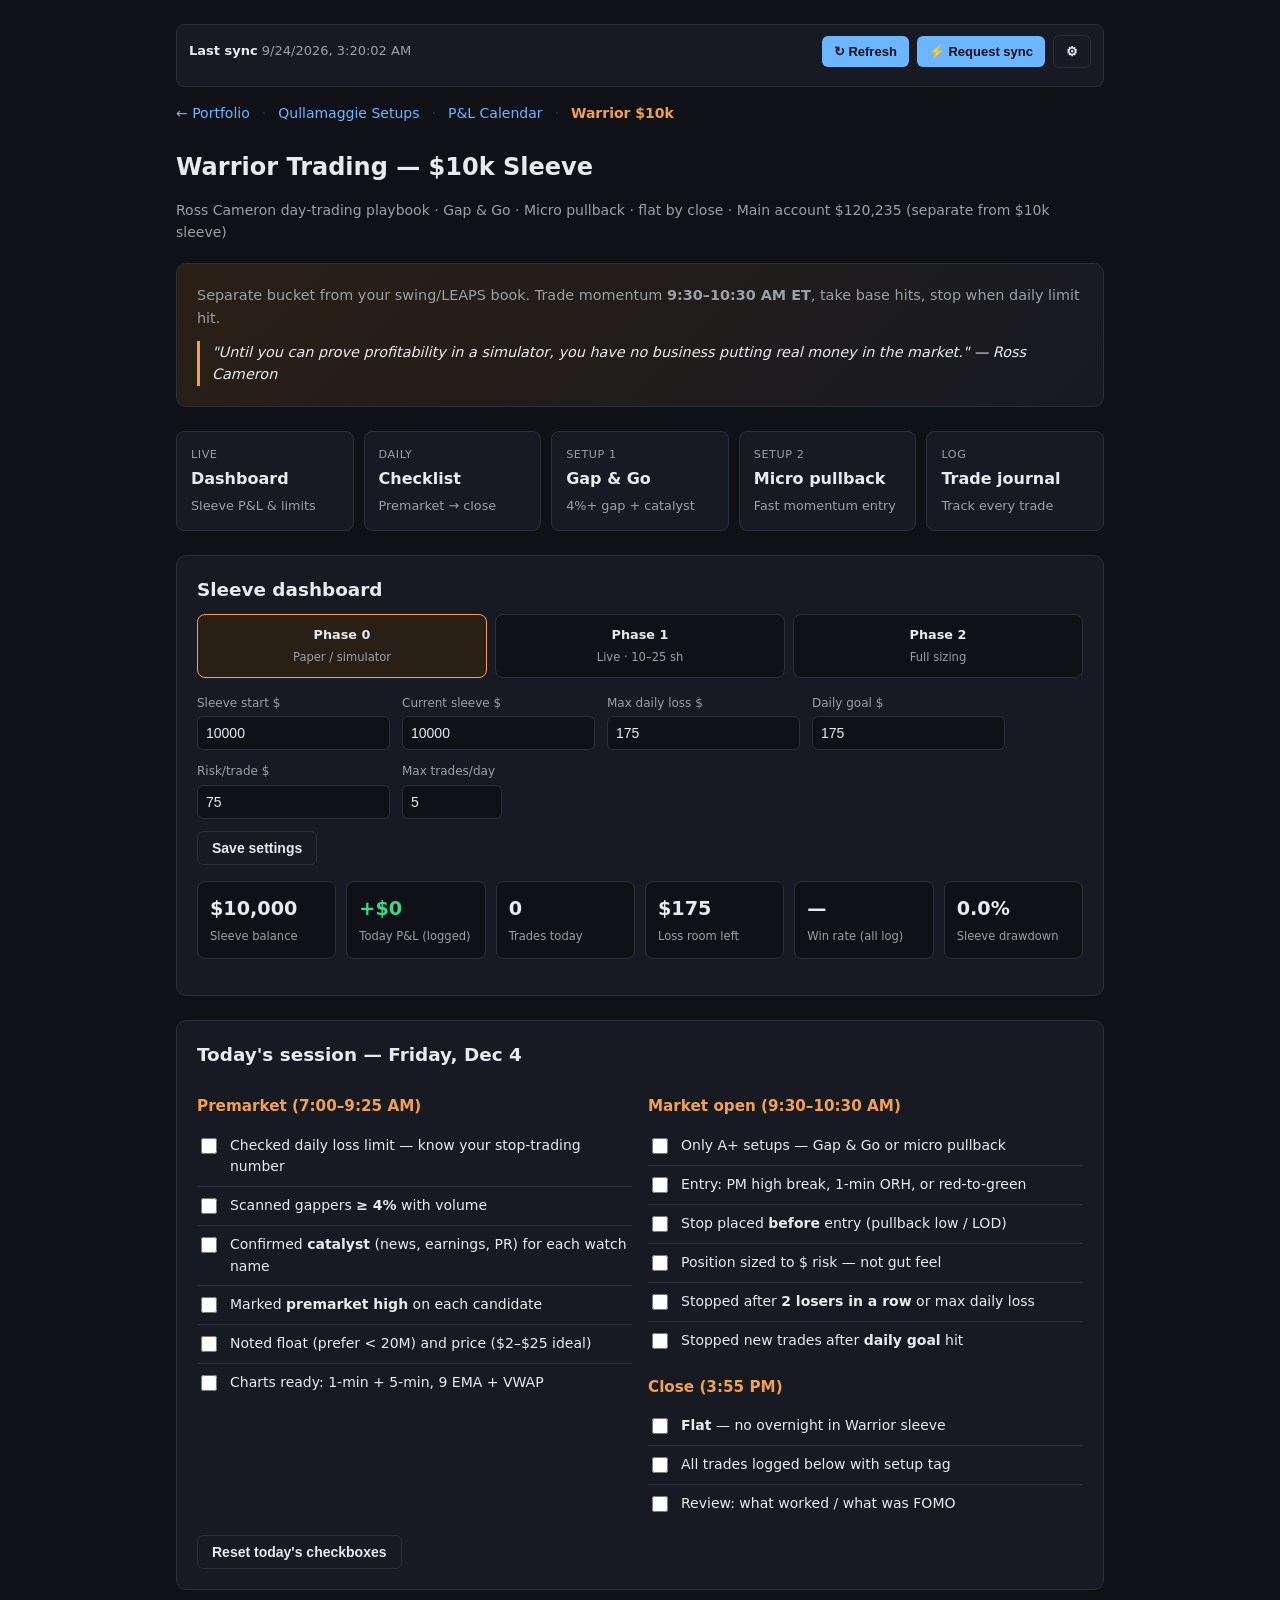
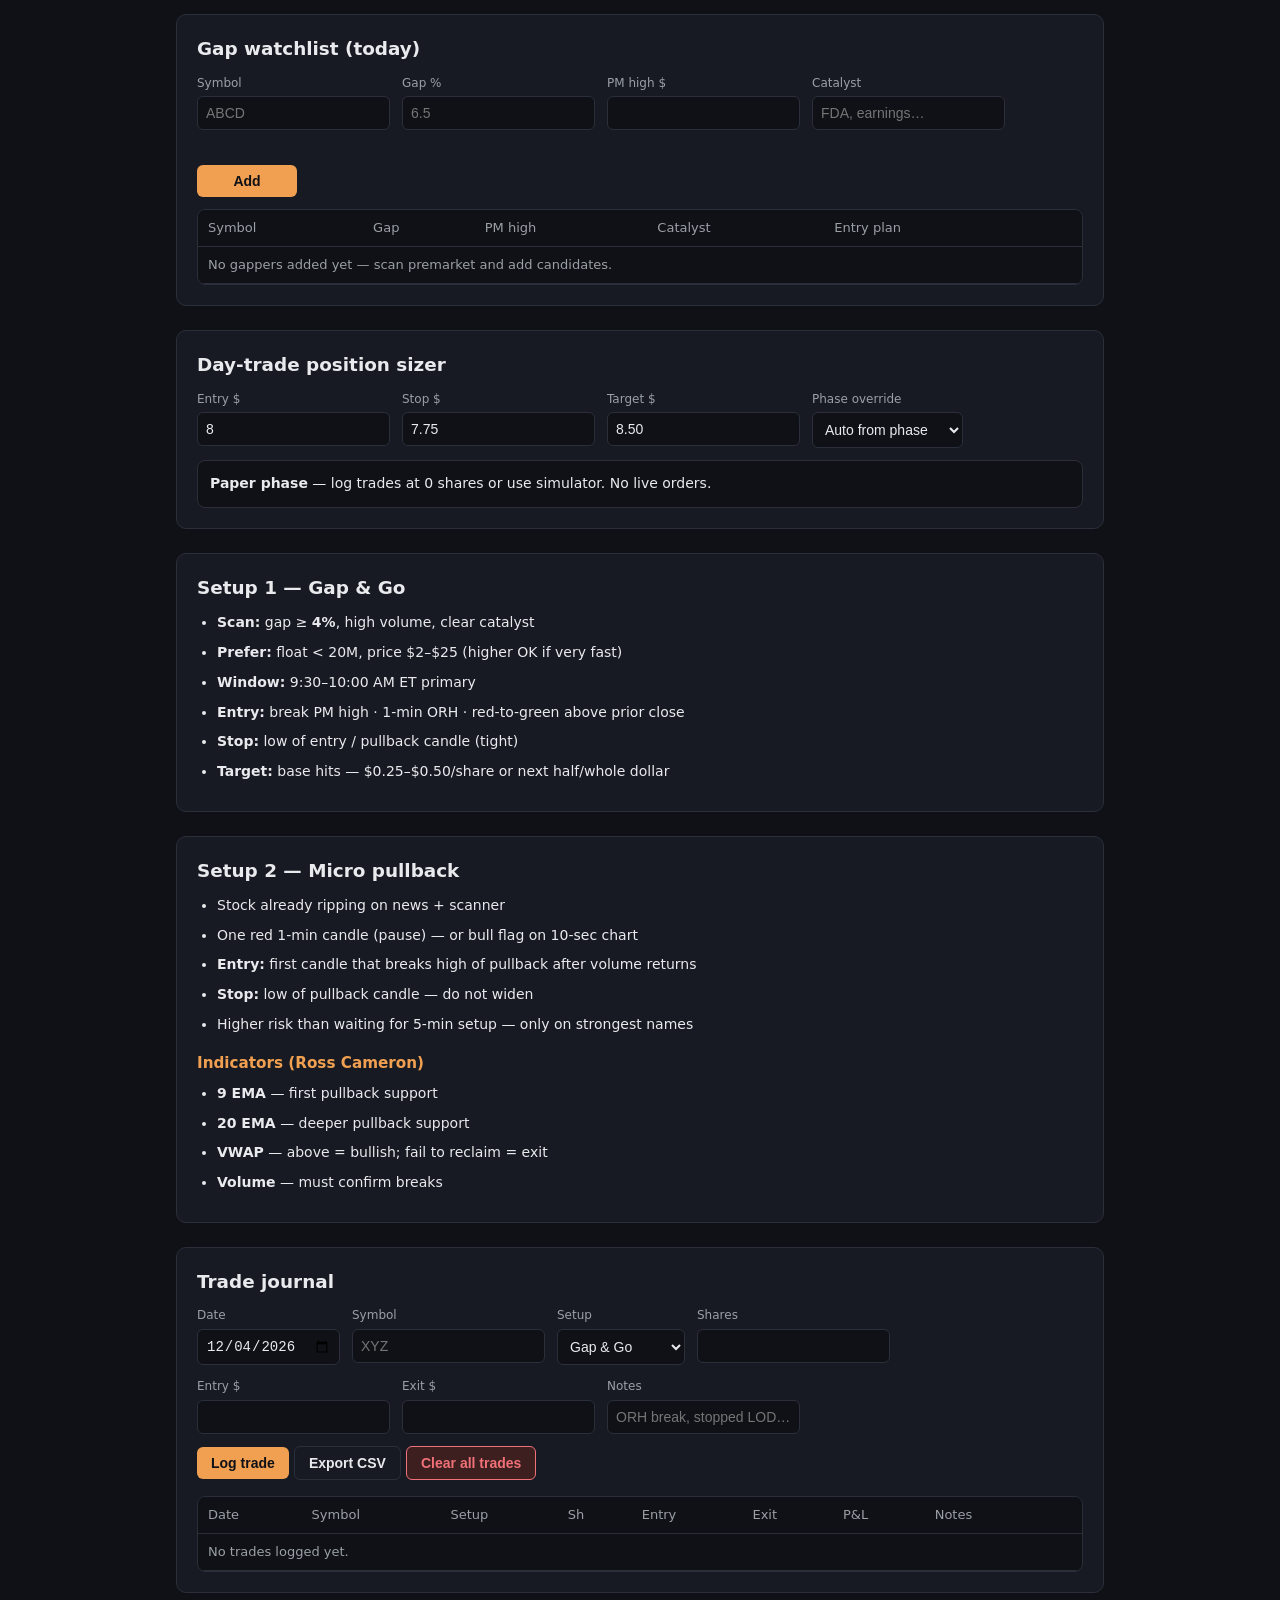
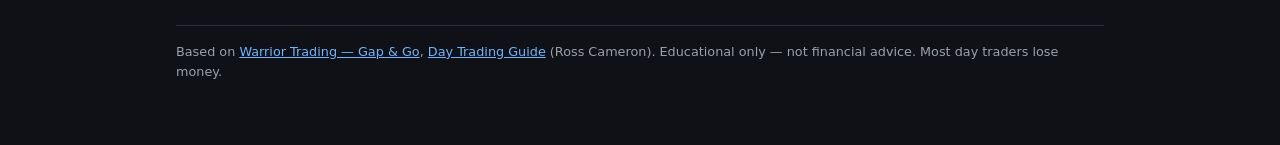
<file: warrior.html>
<!DOCTYPE html>
<html lang="en">
<head>
  <meta charset="UTF-8" />
  <meta http-equiv="refresh" content="0; url=warrior_trades.html" />
  <title>Redirect — Warrior Trades</title>
  <script>location.replace('warrior_trades.html');</script>
</head>
<body>
  <p><a href="warrior_trades.html">Warrior $10k playbook</a></p>
</body>
</html>
</file>
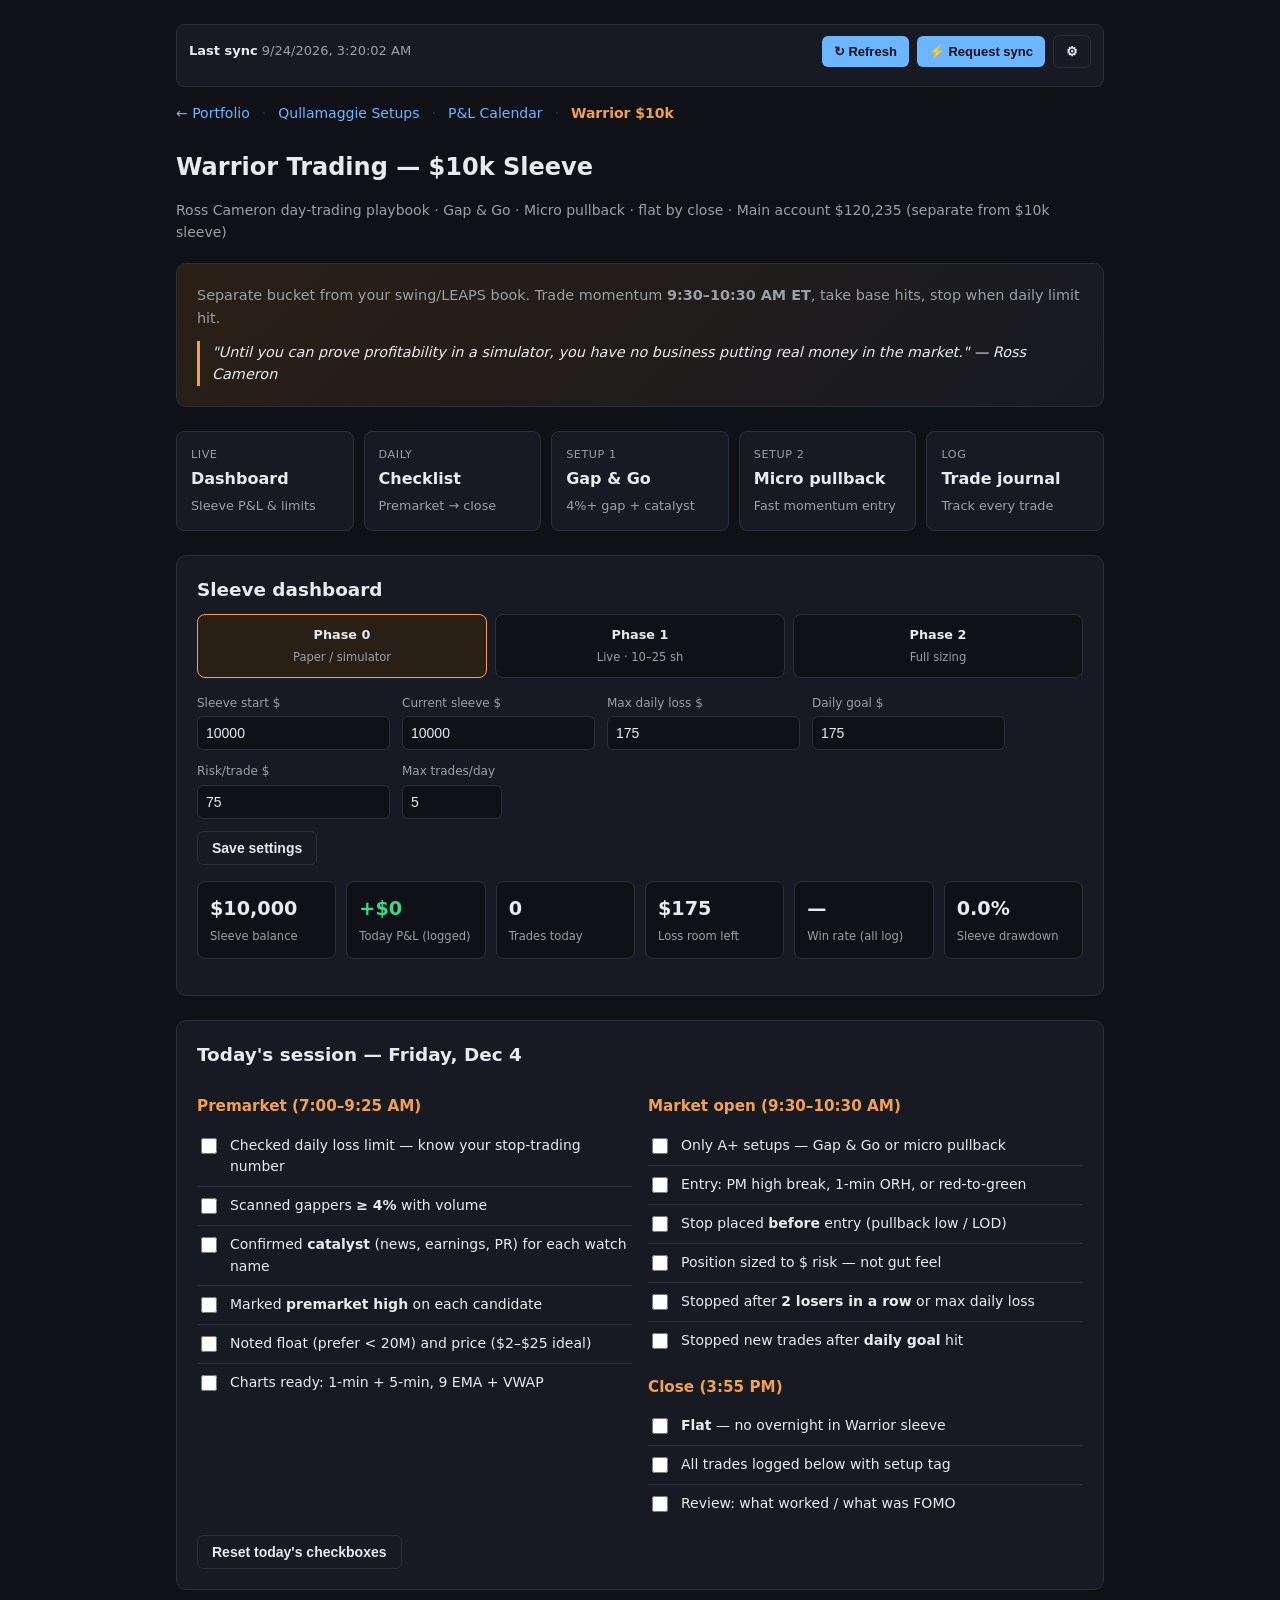
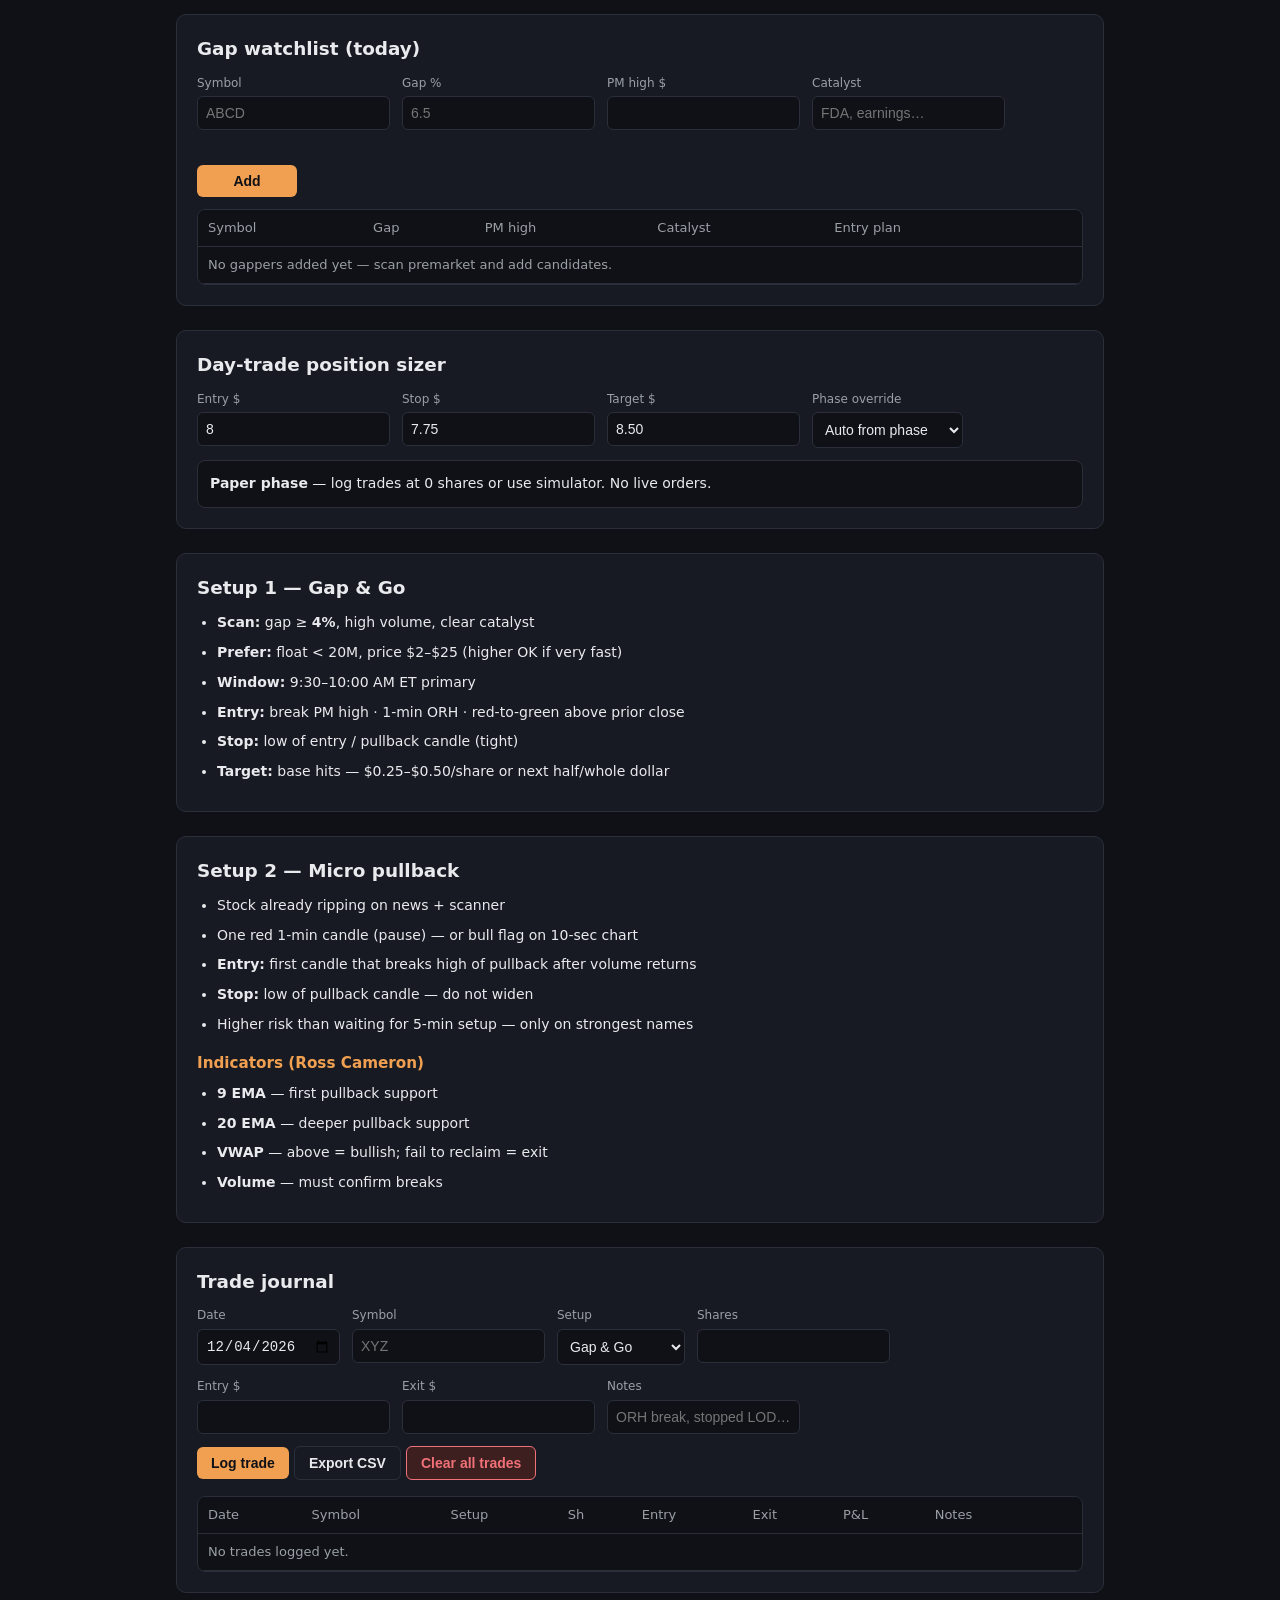
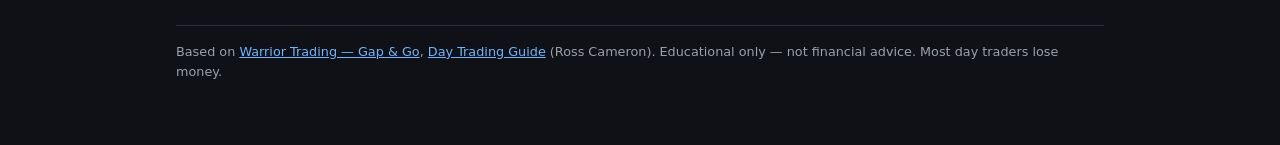
<file: warrior_trades.html>
<!DOCTYPE html>
<html lang="en">
<head>
  <meta charset="UTF-8" />
  <meta name="viewport" content="width=device-width, initial-scale=1" />
  <title>Warrior Trading — $10k Day Trading Sleeve</title>
  <style>
    :root {
      --bg: #0f1117;
      --surface: #171a22;
      --border: #2a2f3a;
      --text: #e8eaed;
      --muted: #9aa0a6;
      --green: #3dd68c;
      --red: #f07178;
      --yellow: #e7c547;
      --blue: #6cb6ff;
      --orange: #f0a050;
    }
    * { box-sizing: border-box; }
    body {
      margin: 0;
      font-family: system-ui, -apple-system, Segoe UI, sans-serif;
      background: var(--bg);
      color: var(--text);
      line-height: 1.55;
    }
    .wrap { max-width: 960px; margin: 0 auto; padding: 24px 16px 64px; }
    h1 { font-size: 1.5rem; margin: 0 0 4px; }
    h2 { font-size: 1.15rem; margin: 0 0 10px; }
    h3 { font-size: 0.95rem; margin: 16px 0 8px; color: var(--orange); }
    .sub { color: var(--muted); font-size: 0.875rem; margin-bottom: 20px; }
    .nav { display: flex; flex-wrap: wrap; gap: 12px; margin-bottom: 24px; font-size: 0.875rem; }
    .nav a { color: var(--blue); text-decoration: none; }
    .nav a:hover { text-decoration: underline; }
    .nav .sep { color: var(--border); }
    .nav .here { color: var(--orange); font-weight: 600; }

    .hero {
      background: linear-gradient(135deg, #2a1f14 0%, var(--surface) 100%);
      border: 1px solid var(--border);
      border-radius: 10px;
      padding: 20px;
      margin-bottom: 24px;
    }
    .hero p { margin: 0; color: var(--muted); font-size: 0.9rem; }
    .hero .quote { margin-top: 12px; font-style: italic; color: var(--text); border-left: 3px solid var(--orange); padding-left: 12px; }

    .setup-nav {
      display: grid;
      grid-template-columns: repeat(auto-fit, minmax(160px, 1fr));
      gap: 10px;
      margin-bottom: 24px;
    }
    .setup-nav a {
      display: block;
      background: var(--surface);
      border: 1px solid var(--border);
      border-radius: 8px;
      padding: 14px;
      text-decoration: none;
      color: var(--text);
      transition: border-color 0.15s;
    }
    .setup-nav a:hover { border-color: var(--orange); }
    .setup-nav .num { font-size: 0.7rem; color: var(--muted); text-transform: uppercase; letter-spacing: 0.05em; }
    .setup-nav .title { font-weight: 600; margin-top: 4px; }
    .setup-nav .plain { font-size: 0.8rem; color: var(--muted); margin-top: 4px; }

    .card {
      background: var(--surface);
      border: 1px solid var(--border);
      border-radius: 10px;
      padding: 20px;
      margin-bottom: 24px;
      scroll-margin-top: 16px;
    }

    .stats {
      display: grid;
      gap: 10px;
      grid-template-columns: repeat(auto-fit, minmax(120px, 1fr));
      margin-bottom: 16px;
    }
    .stat {
      background: var(--bg);
      border: 1px solid var(--border);
      border-radius: 8px;
      padding: 12px;
    }
    .stat .v { font-size: 1.2rem; font-weight: 600; }
    .stat .l { color: var(--muted); font-size: 0.72rem; margin-top: 4px; }
    .stat.warn .v { color: var(--red); }
    .stat.ok .v { color: var(--green); }

    .phase-bar {
      display: flex;
      gap: 8px;
      flex-wrap: wrap;
      margin-bottom: 16px;
    }
    .phase {
      flex: 1;
      min-width: 140px;
      padding: 10px 12px;
      border-radius: 8px;
      border: 1px solid var(--border);
      background: var(--bg);
      cursor: pointer;
      font-size: 0.8rem;
      text-align: center;
    }
    .phase.active { border-color: var(--orange); background: #2a1f14; }
    .phase .name { font-weight: 600; }
    .phase .desc { color: var(--muted); font-size: 0.72rem; margin-top: 4px; }

    .checklist { list-style: none; margin: 0; padding: 0; }
    .checklist li {
      display: flex;
      gap: 10px;
      padding: 8px 0;
      border-bottom: 1px solid var(--border);
      font-size: 0.875rem;
    }
    .checklist li:last-child { border-bottom: none; }
    .checklist input[type="checkbox"] {
      flex-shrink: 0;
      width: 16px; height: 16px;
      margin-top: 3px;
      accent-color: var(--orange);
    }
    .checklist.done li { opacity: 0.55; }

    .sizer, .row { display: flex; flex-wrap: wrap; gap: 12px; margin-bottom: 12px; }
    label { display: flex; flex-direction: column; gap: 4px; font-size: 0.75rem; color: var(--muted); min-width: 100px; }
    input, select, textarea {
      background: var(--bg); border: 1px solid var(--border); color: var(--text);
      border-radius: 6px; padding: 8px; font-size: 0.875rem;
    }
    textarea { width: 100%; min-height: 48px; resize: vertical; }
    button {
      background: var(--orange); color: #0f1117; border: none; border-radius: 6px;
      padding: 8px 14px; font-weight: 600; cursor: pointer; font-size: 0.875rem;
    }
    button.secondary { background: var(--surface); color: var(--text); border: 1px solid var(--border); }
    button.danger { background: #3d1f1f; color: var(--red); border: 1px solid var(--red); }
    button:disabled { opacity: 0.5; cursor: not-allowed; }

    .result {
      margin-top: 12px; padding: 12px; border-radius: 8px;
      background: var(--bg); border: 1px solid var(--border); font-size: 0.875rem;
    }
    .result.blocked { border-color: var(--red); color: var(--red); }

    .table-wrap { overflow: auto; border: 1px solid var(--border); border-radius: 8px; background: var(--bg); max-height: 320px; }
    table { width: 100%; border-collapse: collapse; font-size: 0.8125rem; }
    th, td { text-align: left; padding: 8px 10px; border-bottom: 1px solid var(--border); vertical-align: top; }
    th { color: var(--muted); font-weight: 500; position: sticky; top: 0; background: var(--bg); }
    .pos { color: var(--green); }
    .neg { color: var(--red); }

    .pill { display: inline-block; padding: 2px 8px; border-radius: 999px; font-size: 0.68rem; font-weight: 600; }
    .pill.gap { background: #2a1f14; color: var(--orange); }
    .pill.micro { background: #1a2a3d; color: var(--blue); }
    .pill.flag { background: #1a3d2e; color: var(--green); }

    .steps { margin: 0; padding-left: 20px; }
    .steps li { margin-bottom: 8px; font-size: 0.875rem; }

    .banner {
      padding: 12px 16px;
      border-radius: 8px;
      margin-bottom: 16px;
      font-size: 0.875rem;
    }
    .banner.stop { background: #3d1f1f; border: 1px solid var(--red); color: var(--red); }
    .banner.go { background: #1a3d2e; border: 1px solid var(--green); color: var(--green); }
    .banner.hide { display: none; }

    .two-col { display: grid; gap: 16px; grid-template-columns: 1fr 1fr; }
    @media (max-width: 700px) { .two-col { grid-template-columns: 1fr; } }

    .source { margin-top: 32px; padding-top: 16px; border-top: 1px solid var(--border); font-size: 0.8rem; color: var(--muted); }
    .source a { color: var(--blue); }
  </style>
  <script src="js/paths.js"></script>
  <script src="js/sync-bar.js" defer></script>
</head>
<body>
  <div class="wrap">
    <nav class="nav">
      <a href="index.html">← Portfolio</a>
      <span class="sep">·</span>
      <a href="setups.html">Qullamaggie Setups</a>
      <span class="sep">·</span>
      <a href="calendar.html">P&amp;L Calendar</a>
      <span class="sep">·</span>
      <span class="here">Warrior $10k</span>
    </nav>

    <h1>Warrior Trading — $10k Sleeve</h1>
    <p class="sub">Ross Cameron day-trading playbook · Gap &amp; Go · Micro pullback · flat by close</p>

    <div class="hero">
      <p>Separate bucket from your swing/LEAPS book. Trade momentum <strong>9:30–10:30 AM ET</strong>, take base hits, stop when daily limit hit.</p>
      <p class="quote">"Until you can prove profitability in a simulator, you have no business putting real money in the market." — Ross Cameron</p>
    </div>

    <div class="setup-nav">
      <a href="#dashboard"><div class="num">Live</div><div class="title">Dashboard</div><div class="plain">Sleeve P&amp;L &amp; limits</div></a>
      <a href="#checklist"><div class="num">Daily</div><div class="title">Checklist</div><div class="plain">Premarket → close</div></a>
      <a href="#gap"><div class="num">Setup 1</div><div class="title">Gap &amp; Go</div><div class="plain">4%+ gap + catalyst</div></a>
      <a href="#micro"><div class="num">Setup 2</div><div class="title">Micro pullback</div><div class="plain">Fast momentum entry</div></a>
      <a href="#log"><div class="num">Log</div><div class="title">Trade journal</div><div class="plain">Track every trade</div></a>
    </div>

    <!-- DASHBOARD -->
    <section class="card" id="dashboard">
      <h2>Sleeve dashboard</h2>
      <div id="session-banner" class="banner hide"></div>

      <div class="phase-bar" id="phase-bar">
        <div class="phase" data-phase="paper"><div class="name">Phase 0</div><div class="desc">Paper / simulator</div></div>
        <div class="phase" data-phase="micro"><div class="name">Phase 1</div><div class="desc">Live · 10–25 sh</div></div>
        <div class="phase" data-phase="full"><div class="name">Phase 2</div><div class="desc">Full sizing</div></div>
      </div>

      <div class="row">
        <label>Sleeve start $<input type="number" id="cfg-start" value="10000" step="100" /></label>
        <label>Current sleeve $<input type="number" id="cfg-balance" value="10000" step="1" /></label>
        <label>Max daily loss $<input type="number" id="cfg-maxloss" value="175" step="25" /></label>
        <label>Daily goal $<input type="number" id="cfg-goal" value="175" step="25" /></label>
        <label>Risk/trade $<input type="number" id="cfg-risk" value="75" step="25" /></label>
        <label>Max trades/day<input type="number" id="cfg-maxtrades" value="5" min="1" max="20" /></label>
      </div>
      <button type="button" class="secondary" id="save-cfg">Save settings</button>

      <div class="stats" style="margin-top:16px">
        <div class="stat" id="stat-balance"><div class="v">$10,000</div><div class="l">Sleeve balance</div></div>
        <div class="stat" id="stat-today"><div class="v">$0</div><div class="l">Today P&amp;L (logged)</div></div>
        <div class="stat" id="stat-trades"><div class="v">0</div><div class="l">Trades today</div></div>
        <div class="stat" id="stat-left"><div class="v">$175</div><div class="l">Loss room left</div></div>
        <div class="stat" id="stat-win"><div class="v">—</div><div class="l">Win rate (all log)</div></div>
        <div class="stat" id="stat-dd"><div class="v">0%</div><div class="l">Sleeve drawdown</div></div>
      </div>
    </section>

    <!-- CHECKLIST -->
    <section class="card" id="checklist">
      <h2>Today's session — <span id="today-date"></span></h2>
      <div class="two-col">
        <div>
          <h3>Premarket (7:00–9:25 AM)</h3>
          <ul class="checklist" id="chk-pre">
            <li><input type="checkbox" data-id="pre1" /><span>Checked daily loss limit — know your stop-trading number</span></li>
            <li><input type="checkbox" data-id="pre2" /><span>Scanned gappers <strong>≥ 4%</strong> with volume</span></li>
            <li><input type="checkbox" data-id="pre3" /><span>Confirmed <strong>catalyst</strong> (news, earnings, PR) for each watch name</span></li>
            <li><input type="checkbox" data-id="pre4" /><span>Marked <strong>premarket high</strong> on each candidate</span></li>
            <li><input type="checkbox" data-id="pre5" /><span>Noted float (prefer &lt; 20M) and price ($2–$25 ideal)</span></li>
            <li><input type="checkbox" data-id="pre6" /><span>Charts ready: 1-min + 5-min, 9 EMA + VWAP</span></li>
          </ul>
        </div>
        <div>
          <h3>Market open (9:30–10:30 AM)</h3>
          <ul class="checklist" id="chk-open">
            <li><input type="checkbox" data-id="op1" /><span>Only A+ setups — Gap &amp; Go or micro pullback</span></li>
            <li><input type="checkbox" data-id="op2" /><span>Entry: PM high break, 1-min ORH, or red-to-green</span></li>
            <li><input type="checkbox" data-id="op3" /><span>Stop placed <strong>before</strong> entry (pullback low / LOD)</span></li>
            <li><input type="checkbox" data-id="op4" /><span>Position sized to $ risk — not gut feel</span></li>
            <li><input type="checkbox" data-id="op5" /><span>Stopped after <strong>2 losers in a row</strong> or max daily loss</span></li>
            <li><input type="checkbox" data-id="op6" /><span>Stopped new trades after <strong>daily goal</strong> hit</span></li>
          </ul>
          <h3>Close (3:55 PM)</h3>
          <ul class="checklist" id="chk-close">
            <li><input type="checkbox" data-id="cl1" /><span><strong>Flat</strong> — no overnight in Warrior sleeve</span></li>
            <li><input type="checkbox" data-id="cl2" /><span>All trades logged below with setup tag</span></li>
            <li><input type="checkbox" data-id="cl3" /><span>Review: what worked / what was FOMO</span></li>
          </ul>
        </div>
      </div>
      <button type="button" class="secondary" id="reset-checklist" style="margin-top:12px">Reset today's checkboxes</button>
    </section>

    <!-- GAP WATCHLIST -->
    <section class="card" id="gaps">
      <h2>Gap watchlist (today)</h2>
      <div class="row">
        <label>Symbol<input id="gap-sym" placeholder="ABCD" maxlength="6" style="text-transform:uppercase" /></label>
        <label>Gap %<input type="number" id="gap-pct" placeholder="6.5" step="0.1" /></label>
        <label>PM high $<input type="number" id="gap-pmh" step="0.01" /></label>
        <label>Catalyst<input id="gap-cat" placeholder="FDA, earnings…" /></label>
        <label style="justify-content:flex-end"><span>&nbsp;</span><button type="button" id="add-gap">Add</button></label>
      </div>
      <div class="table-wrap">
        <table>
          <thead><tr><th>Symbol</th><th>Gap</th><th>PM high</th><th>Catalyst</th><th>Entry plan</th><th></th></tr></thead>
          <tbody id="gap-body"></tbody>
        </table>
      </div>
    </section>

    <!-- SIZER -->
    <section class="card" id="sizer">
      <h2>Day-trade position sizer</h2>
      <div class="sizer">
        <label>Entry $<input type="number" id="sz-entry" value="8" step="0.01" /></label>
        <label>Stop $<input type="number" id="sz-stop" value="7.75" step="0.01" /></label>
        <label>Target $<input type="number" id="sz-target" value="8.50" step="0.01" /></label>
        <label>Phase override<select id="sz-phase">
          <option value="auto">Auto from phase</option>
          <option value="paper">Paper (0 sh)</option>
          <option value="micro">Micro (max 25 sh)</option>
          <option value="full">Full size</option>
        </select></label>
      </div>
      <div class="result" id="sz-result">Enter entry and stop.</div>
    </section>

    <!-- SETUP REFERENCE -->
    <section class="card" id="gap">
      <h2>Setup 1 — Gap &amp; Go</h2>
      <ul class="steps">
        <li><strong>Scan:</strong> gap ≥ <strong>4%</strong>, high volume, clear catalyst</li>
        <li><strong>Prefer:</strong> float &lt; 20M, price $2–$25 (higher OK if very fast)</li>
        <li><strong>Window:</strong> 9:30–10:00 AM ET primary</li>
        <li><strong>Entry:</strong> break PM high · 1-min ORH · red-to-green above prior close</li>
        <li><strong>Stop:</strong> low of entry / pullback candle (tight)</li>
        <li><strong>Target:</strong> base hits — $0.25–$0.50/share or next half/whole dollar</li>
      </ul>
    </section>

    <section class="card" id="micro">
      <h2>Setup 2 — Micro pullback</h2>
      <ul class="steps">
        <li>Stock already ripping on news + scanner</li>
        <li>One red 1-min candle (pause) — or bull flag on 10-sec chart</li>
        <li><strong>Entry:</strong> first candle that breaks high of pullback after volume returns</li>
        <li><strong>Stop:</strong> low of pullback candle — do not widen</li>
        <li>Higher risk than waiting for 5-min setup — only on strongest names</li>
      </ul>
      <h3>Indicators (Ross Cameron)</h3>
      <ul class="steps">
        <li><strong>9 EMA</strong> — first pullback support</li>
        <li><strong>20 EMA</strong> — deeper pullback support</li>
        <li><strong>VWAP</strong> — above = bullish; fail to reclaim = exit</li>
        <li><strong>Volume</strong> — must confirm breaks</li>
      </ul>
    </section>

    <!-- TRADE LOG -->
    <section class="card" id="log">
      <h2>Trade journal</h2>
      <div class="row">
        <label>Date<input type="date" id="log-date" /></label>
        <label>Symbol<input id="log-sym" placeholder="XYZ" style="text-transform:uppercase" maxlength="6" /></label>
        <label>Setup<select id="log-setup">
          <option value="Gap & Go">Gap &amp; Go</option>
          <option value="Micro PB">Micro pullback</option>
          <option value="Bull flag">Bull flag</option>
          <option value="Red-Green">Red-to-green</option>
          <option value="Other">Other</option>
        </select></label>
        <label>Shares<input type="number" id="log-shares" min="1" /></label>
        <label>Entry $<input type="number" id="log-entry" step="0.01" /></label>
        <label>Exit $<input type="number" id="log-exit" step="0.01" /></label>
        <label>Notes<input id="log-notes" placeholder="ORH break, stopped LOD…" /></label>
      </div>
      <button type="button" id="add-trade">Log trade</button>
      <button type="button" class="secondary" id="export-csv">Export CSV</button>
      <button type="button" class="danger" id="clear-log">Clear all trades</button>

      <div class="table-wrap" style="margin-top:16px;max-height:400px">
        <table>
          <thead><tr>
            <th>Date</th><th>Symbol</th><th>Setup</th><th>Sh</th><th>Entry</th><th>Exit</th><th>P&amp;L</th><th>Notes</th><th></th>
          </tr></thead>
          <tbody id="log-body"></tbody>
        </table>
      </div>
    </section>

    <div class="source">
      Based on
      <a href="https://www.warriortrading.com/gap-go/" target="_blank" rel="noopener">Warrior Trading — Gap &amp; Go</a>,
      <a href="https://www.warriortrading.com/day-trading/" target="_blank" rel="noopener">Day Trading Guide</a>
      (Ross Cameron). Educational only — not financial advice. Most day traders lose money.
    </div>
  </div>

  <script>
    const LS = {
      cfg: 'warrior_cfg_v1',
      phase: 'warrior_phase_v1',
      checklist: 'warrior_chk_v1',
      gaps: 'warrior_gaps_v1',
      trades: 'warrior_trades_v1',
    };

    const todayKey = () => new Date().toISOString().slice(0, 10);

    function loadCfg() {
      try {
        return JSON.parse(localStorage.getItem(LS.cfg)) || {};
      } catch { return {}; }
    }

    function saveCfg() {
      const cfg = {
        start: +document.getElementById('cfg-start').value,
        balance: +document.getElementById('cfg-balance').value,
        maxloss: +document.getElementById('cfg-maxloss').value,
        goal: +document.getElementById('cfg-goal').value,
        risk: +document.getElementById('cfg-risk').value,
        maxtrades: +document.getElementById('cfg-maxtrades').value,
      };
      localStorage.setItem(LS.cfg, JSON.stringify(cfg));
      refreshDashboard();
    }

    function initCfg() {
      const c = loadCfg();
      if (c.start != null) document.getElementById('cfg-start').value = c.start;
      if (c.balance != null) document.getElementById('cfg-balance').value = c.balance;
      if (c.maxloss != null) document.getElementById('cfg-maxloss').value = c.maxloss;
      if (c.goal != null) document.getElementById('cfg-goal').value = c.goal;
      if (c.risk != null) document.getElementById('cfg-risk').value = c.risk;
      if (c.maxtrades != null) document.getElementById('cfg-maxtrades').value = c.maxtrades;
    }

    function getPhase() {
      return localStorage.getItem(LS.phase) || 'paper';
    }

    function setPhase(p) {
      localStorage.setItem(LS.phase, p);
      document.querySelectorAll('.phase').forEach(el => {
        el.classList.toggle('active', el.dataset.phase === p);
      });
      calcSize();
    }

    function loadTrades() {
      try {
        return JSON.parse(localStorage.getItem(LS.trades)) || [];
      } catch { return []; }
    }

    function saveTrades(trades) {
      localStorage.setItem(LS.trades, JSON.stringify(trades));
      renderLog();
      refreshDashboard();
    }

    function todayTrades() {
      const d = todayKey();
      return loadTrades().filter(t => t.date === d);
    }

    function refreshDashboard() {
      const c = loadCfg();
      const start = c.start ?? 10000;
      const balance = c.balance ?? start;
      const maxloss = c.maxloss ?? 175;
      const goal = c.goal ?? 175;
      const maxtrades = c.maxtrades ?? 5;

      const today = todayTrades();
      const todayPnl = today.reduce((s, t) => s + t.pnl, 0);
      const lossLeft = maxloss + todayPnl;
      const dd = start > 0 ? ((start - balance) / start * 100) : 0;

      const all = loadTrades();
      const wins = all.filter(t => t.pnl > 0).length;
      const winRate = all.length ? (wins / all.length * 100).toFixed(0) + '%' : '—';

      document.getElementById('stat-balance').querySelector('.v').textContent =
        '$' + balance.toLocaleString(undefined, { maximumFractionDigits: 0 });
      document.getElementById('stat-today').querySelector('.v').textContent =
        (todayPnl >= 0 ? '+' : '') + '$' + todayPnl.toFixed(0);
      document.getElementById('stat-today').className = 'stat ' + (todayPnl >= 0 ? 'ok' : 'warn');
      document.getElementById('stat-trades').querySelector('.v').textContent = String(today.length);
      document.getElementById('stat-left').querySelector('.v').textContent =
        '$' + Math.max(0, lossLeft).toFixed(0);
      document.getElementById('stat-left').className = 'stat ' + (lossLeft <= 0 ? 'warn' : '');
      document.getElementById('stat-win').querySelector('.v').textContent = winRate;
      document.getElementById('stat-dd').querySelector('.v').textContent = dd.toFixed(1) + '%';
      document.getElementById('stat-dd').className = 'stat ' + (dd >= 15 ? 'warn' : '');

      const banner = document.getElementById('session-banner');
      banner.classList.remove('hide', 'stop', 'go');
      if (todayPnl <= -maxloss) {
        banner.classList.add('stop');
        banner.textContent = '⛔ STOP TRADING — daily max loss hit ($' + maxloss + '). Log review only.';
      } else if (todayPnl >= goal) {
        banner.classList.add('go');
        banner.textContent = '✓ Daily goal reached ($' + goal + '). No new trades — protect gains.';
      } else if (today.length >= maxtrades) {
        banner.classList.add('stop');
        banner.textContent = '⛔ Max trades for today (' + maxtrades + '). Done for the session.';
      } else if (balance <= start * 0.8) {
        banner.classList.add('stop');
        banner.textContent = '⛔ Sleeve at 20% drawdown ($' + (start * 0.8).toFixed(0) + ' floor). Paper only for 30 days.';
      } else {
        banner.classList.add('hide');
      }

      const addBtn = document.getElementById('add-trade');
      const blocked = todayPnl <= -maxloss || todayPnl >= goal || today.length >= maxtrades;
      addBtn.disabled = false;
    }

    function calcSize() {
      const c = loadCfg();
      const risk$ = c.risk ?? 75;
      const entry = +document.getElementById('sz-entry').value;
      const stop = +document.getElementById('sz-stop').value;
      const target = +document.getElementById('sz-target').value;
      const phaseSel = document.getElementById('sz-phase').value;
      let phase = phaseSel === 'auto' ? getPhase() : phaseSel;

      const perShare = Math.abs(entry - stop);
      const el = document.getElementById('sz-result');
      if (!entry || !perShare) {
        el.textContent = 'Enter valid entry and stop.';
        el.classList.remove('blocked');
        return;
      }

      if (phase === 'paper') {
        el.innerHTML = '<strong>Paper phase</strong> — log trades at 0 shares or use simulator. No live orders.';
        el.classList.remove('blocked');
        return;
      }

      let shares = Math.floor(risk$ / perShare);
      if (phase === 'micro') shares = Math.min(shares, 25);
      const pos$ = shares * entry;
      const reward = Math.abs(target - entry) * shares;
      const riskTotal = perShare * shares;
      const rr = riskTotal > 0 ? (reward / riskTotal).toFixed(1) : '—';

      el.innerHTML =
        '<strong>' + shares.toLocaleString() + '</strong> shares · ' +
        '$' + pos$.toLocaleString(undefined, { maximumFractionDigits: 0 }) + ' position<br>' +
        '<span style="color:var(--muted)">Risk $' + riskTotal.toFixed(0) + ' · ' +
        'Target $' + reward.toFixed(0) + ' · R:R ' + rr + ':1 · Phase: ' + phase + '</span>';
      el.classList.toggle('blocked', shares < 1);
    }

    function initChecklist() {
      const key = LS.checklist + '_' + todayKey();
      let saved = {};
      try { saved = JSON.parse(localStorage.getItem(key)) || {}; } catch {}
      document.querySelectorAll('.checklist input[type=checkbox]').forEach(cb => {
        cb.checked = !!saved[cb.dataset.id];
        cb.addEventListener('change', () => {
          saved[cb.dataset.id] = cb.checked;
          localStorage.setItem(key, JSON.stringify(saved));
        });
      });
      document.getElementById('today-date').textContent =
        new Date().toLocaleDateString(undefined, { weekday: 'long', month: 'short', day: 'numeric' });
    }

    function resetChecklist() {
      localStorage.removeItem(LS.checklist + '_' + todayKey());
      document.querySelectorAll('.checklist input[type=checkbox]').forEach(cb => { cb.checked = false; });
    }

    function loadGaps() {
      try {
        const raw = localStorage.getItem(LS.gaps);
        const all = raw ? JSON.parse(raw) : {};
        return all[todayKey()] || [];
      } catch { return []; }
    }

    function saveGaps(list) {
      let all = {};
      try { all = JSON.parse(localStorage.getItem(LS.gaps)) || {}; } catch {}
      all[todayKey()] = list;
      localStorage.setItem(LS.gaps, JSON.stringify(all));
      renderGaps();
    }

    function renderGaps() {
      const list = loadGaps();
      document.getElementById('gap-body').innerHTML = list.length ? list.map((g, i) => `
        <tr>
          <td><strong>${g.sym}</strong></td>
          <td class="pos">+${g.pct}%</td>
          <td>${g.pmh ? '$' + g.pmh : '—'}</td>
          <td style="color:var(--muted);font-size:0.8rem">${g.cat || '—'}</td>
          <td style="font-size:0.75rem;color:var(--muted)">ORH / PM high break</td>
          <td><button type="button" class="secondary" data-rm-gap="${i}" style="padding:4px 8px;font-size:0.75rem">×</button></td>
        </tr>`).join('') : '<tr><td colspan="6" style="color:var(--muted)">No gappers added yet — scan premarket and add candidates.</td></tr>';

      document.querySelectorAll('[data-rm-gap]').forEach(btn => {
        btn.addEventListener('click', () => {
          const list = loadGaps();
          list.splice(+btn.dataset.rmGap, 1);
          saveGaps(list);
        });
      });
    }

    function renderLog() {
      const trades = loadTrades().slice().reverse();
      document.getElementById('log-body').innerHTML = trades.length ? trades.map((t, i) => {
        const idx = loadTrades().length - 1 - i;
        const pill = t.setup.includes('Gap') ? 'gap' : t.setup.includes('Micro') ? 'micro' : 'flag';
        return `<tr>
          <td>${t.date}</td>
          <td><strong>${t.sym}</strong></td>
          <td><span class="pill ${pill}">${t.setup}</span></td>
          <td>${t.shares}</td>
          <td>$${t.entry.toFixed(2)}</td>
          <td>$${t.exit.toFixed(2)}</td>
          <td class="${t.pnl >= 0 ? 'pos' : 'neg'}">${t.pnl >= 0 ? '+' : ''}$${t.pnl.toFixed(2)}</td>
          <td style="color:var(--muted);font-size:0.75rem">${t.notes || ''}</td>
          <td><button type="button" class="secondary" data-rm-trade="${idx}" style="padding:4px 8px;font-size:0.75rem">×</button></td>
        </tr>`;
      }).join('') : '<tr><td colspan="9" style="color:var(--muted)">No trades logged yet.</td></tr>';

      document.querySelectorAll('[data-rm-trade]').forEach(btn => {
        btn.addEventListener('click', () => {
          const trades = loadTrades();
          trades.splice(+btn.dataset.rmTrade, 1);
          saveTrades(trades);
        });
      });
    }

    function addTrade() {
      const date = document.getElementById('log-date').value || todayKey();
      const sym = document.getElementById('log-sym').value.trim().toUpperCase();
      const setup = document.getElementById('log-setup').value;
      const shares = +document.getElementById('log-shares').value;
      const entry = +document.getElementById('log-entry').value;
      const exit = +document.getElementById('log-exit').value;
      const notes = document.getElementById('log-notes').value.trim();
      if (!sym || !shares || !entry || exit === undefined || isNaN(exit)) {
        alert('Fill symbol, shares, entry, and exit.');
        return;
      }
      const pnl = (exit - entry) * shares;
      const trades = loadTrades();
      trades.push({ date, sym, setup, shares, entry, exit, pnl, notes });
      saveTrades(trades);

      const c = loadCfg();
      const bal = (c.balance ?? 10000) + (date === todayKey() ? pnl : 0);
      document.getElementById('cfg-balance').value = bal.toFixed(2);
      saveCfg();

      document.getElementById('log-sym').value = '';
      document.getElementById('log-shares').value = '';
      document.getElementById('log-entry').value = '';
      document.getElementById('log-exit').value = '';
      document.getElementById('log-notes').value = '';
    }

    function exportCsv() {
      const trades = loadTrades();
      if (!trades.length) { alert('No trades to export.'); return; }
      const hdr = 'date,symbol,setup,shares,entry,exit,pnl,notes\n';
      const rows = trades.map(t =>
        [t.date, t.sym, t.setup, t.shares, t.entry, t.exit, t.pnl, '"' + (t.notes || '').replace(/"/g, '""') + '"'].join(',')
      ).join('\n');
      const blob = new Blob([hdr + rows], { type: 'text/csv' });
      const a = document.createElement('a');
      a.href = URL.createObjectURL(blob);
      a.download = 'warrior_trades_' + todayKey() + '.csv';
      a.click();
    }

    document.getElementById('save-cfg').addEventListener('click', saveCfg);
    document.getElementById('reset-checklist').addEventListener('click', resetChecklist);
    document.getElementById('add-trade').addEventListener('click', addTrade);
    document.getElementById('export-csv').addEventListener('click', exportCsv);
    document.getElementById('clear-log').addEventListener('click', () => {
      if (confirm('Delete all logged trades? This cannot be undone.')) {
        localStorage.removeItem(LS.trades);
        renderLog();
        refreshDashboard();
      }
    });

    document.getElementById('add-gap').addEventListener('click', () => {
      const sym = document.getElementById('gap-sym').value.trim().toUpperCase();
      const pct = document.getElementById('gap-pct').value;
      const pmh = document.getElementById('gap-pmh').value;
      const cat = document.getElementById('gap-cat').value.trim();
      if (!sym) return;
      const list = loadGaps();
      list.push({ sym, pct: pct || '?', pmh: pmh || '', cat });
      saveGaps(list);
      document.getElementById('gap-sym').value = '';
      document.getElementById('gap-pct').value = '';
      document.getElementById('gap-pmh').value = '';
      document.getElementById('gap-cat').value = '';
    });

    document.querySelectorAll('.phase').forEach(el => {
      el.addEventListener('click', () => setPhase(el.dataset.phase));
    });

    ['sz-entry', 'sz-stop', 'sz-target', 'sz-phase'].forEach(id =>
      document.getElementById(id).addEventListener('input', calcSize));

    ['cfg-start', 'cfg-balance', 'cfg-maxloss', 'cfg-goal', 'cfg-risk', 'cfg-maxtrades'].forEach(id =>
      document.getElementById(id).addEventListener('change', refreshDashboard));

    document.getElementById('log-date').value = todayKey();

    initCfg();
    setPhase(getPhase());
    initChecklist();
    renderGaps();
    renderLog();
    refreshDashboard();
    calcSize();

    fetch((window.DashboardPaths?.data || '../data/') + 'portfolio_snapshot.json?t=' + Date.now(), { cache: 'no-store' })
      .then(r => r.ok ? r.json() : null)
      .then(d => {
        if (!d) return;
        const total = d.account.total_value;
        const el = document.querySelector('.sub');
        if (el) el.textContent += ' · Main account $' + total.toLocaleString(undefined, { maximumFractionDigits: 0 }) + ' (separate from $10k sleeve)';
      })
      .catch(() => {});
  </script>
</body>
</html>
</file>
